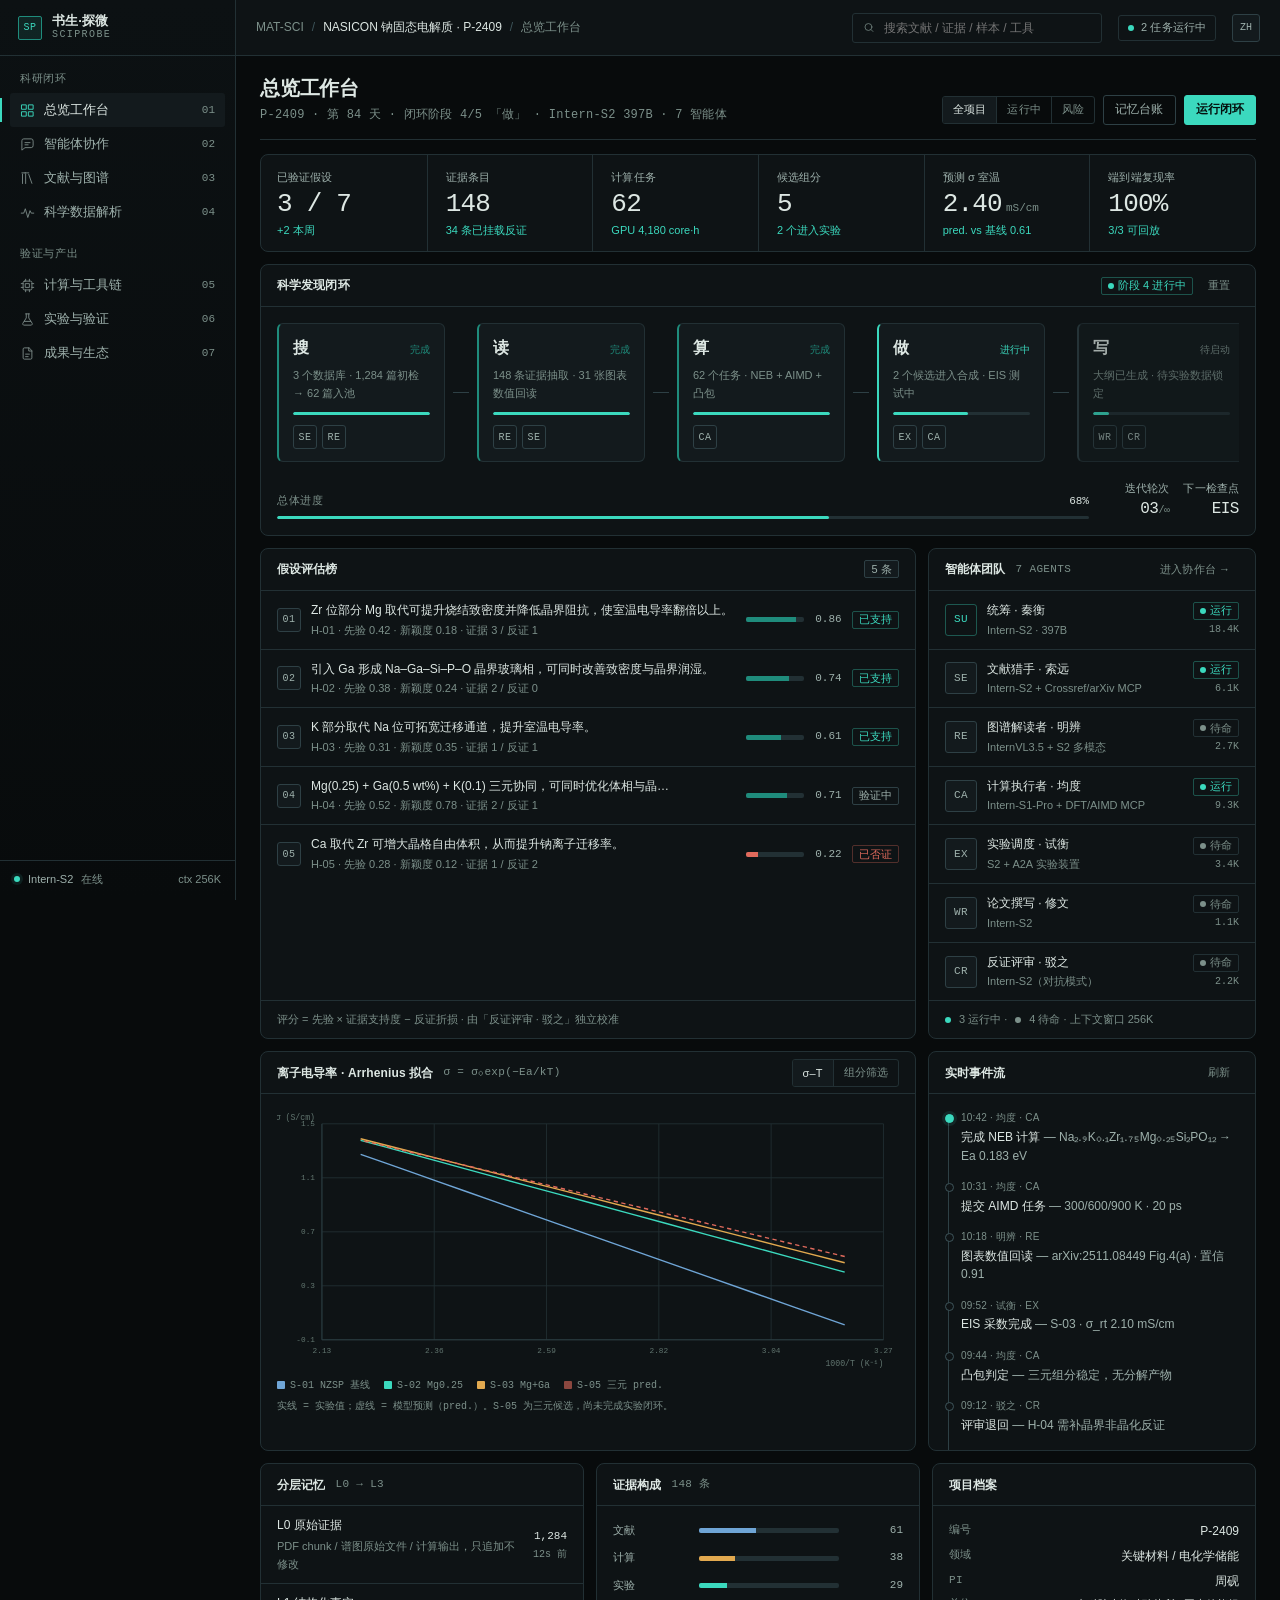
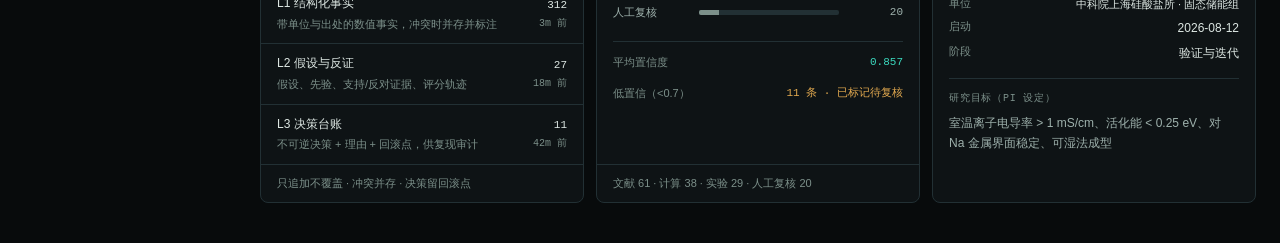
<file: index.html>
<!DOCTYPE html>
<html lang="zh-CN">
<head>
<meta charset="utf-8"/>
<meta name="viewport" content="width=device-width, initial-scale=1"/>
<title>总览工作台 · 书生·探微 SciProbe</title>
<link rel="stylesheet" href="assets/styles.css?v=20261109"/>
</head>
<body data-page="index">
<main class="main">

  <div class="page-head">
    <div>
      <h1>总览工作台</h1>
      <div class="sub">P-2409 · 第 84 天 · 闭环阶段 4/5 「做」 · Intern-S2 397B · 7 智能体</div>
    </div>
    <div class="actions">
      <div class="segmented" id="scope-switch">
        <button class="on" data-scope="all">全项目</button>
        <button data-scope="run">运行中</button>
        <button data-scope="risk">风险</button>
      </div>
      <button class="btn" data-modal="memoryModal">记忆台账</button>
      <button class="btn btn-primary" id="run-loop">运行闭环</button>
    </div>
  </div>

  <!-- KPI strip -->
  <section class="panel" style="margin-bottom:12px">
    <div class="panel-body tight">
      <div class="kpi-strip" id="kpi-strip"></div>
    </div>
  </section>

  <!-- closed loop -->
  <section class="panel" style="margin-bottom:12px">
    <div class="panel-head">
      <h3>科学发现闭环</h3>
      <div class="right">
        <span class="tag tag-run"><span class="dot dot-run"></span>阶段 4 进行中</span>
        <button class="btn btn-sm btn-ghost" id="reset-loop" title="重置演示">重置</button>
      </div>
    </div>
    <div class="panel-body">
      <div class="flow" id="flow"></div>
      <div class="row-between mt16" style="align-items:flex-end">
        <div style="flex:1">
          <div class="row-between" style="margin-bottom:6px">
            <span style="font-size:11px;color:var(--text-3);font-family:var(--mono);letter-spacing:.06em">总体进度</span>
            <span class="mono" style="font-size:11px;color:var(--text-1)" id="loop-pct">68%</span>
          </div>
          <div class="progress"><i id="loop-bar" style="width:68%"></i></div>
        </div>
        <div class="row" style="gap:14px;margin-left:24px">
          <div class="metric" style="align-items:flex-end">
            <span class="label">迭代轮次</span><span class="value" style="font-size:16px">03<span style="font-size:10px;color:var(--text-3)">/∞</span></span>
          </div>
          <div class="metric" style="align-items:flex-end">
            <span class="label">下一检查点</span><span class="value" style="font-size:16px">EIS</span>
          </div>
        </div>
      </div>
    </div>
  </section>

  <div class="grid g-2-1" style="margin-bottom:12px">
    <!-- hypotheses -->
    <section class="panel">
      <div class="panel-head">
        <h3>假设评估榜</h3>
        <div class="right"><span class="tag" id="hypo-count">5 条</span></div>
      </div>
      <div class="panel-body tight" id="hypo-list"></div>
      <div class="panel-foot">评分 = 先验 × 证据支持度 − 反证折损 · 由「反证评审 · 驳之」独立校准</div>
    </section>

    <!-- agents -->
    <section class="panel">
      <div class="panel-head">
        <h3>智能体团队</h3>
        <span class="hint" id="agent-count">7 AGENTS</span>
        <div class="right"><a class="btn btn-sm btn-ghost" href="workspace.html">进入协作台 →</a></div>
      </div>
      <div class="panel-body tight" id="agent-list"></div>
      <div class="panel-foot">
        <span class="dot dot-run"></span>3 运行中 · <span class="dot dot-idle"></span>4 待命 · 上下文窗口 256K
      </div>
    </section>
  </div>

  <div class="grid g-2-1" style="margin-bottom:12px">
    <section class="panel">
      <div class="panel-head">
        <h3>离子电导率 · Arrhenius 拟合</h3>
        <span class="hint">σ = σ₀exp(−Ea/kT)</span>
        <div class="right">
          <div class="segmented" id="arr-switch">
            <button class="on" data-view="arr">σ–T</button>
            <button data-view="screen">组分筛选</button>
          </div>
        </div>
      </div>
      <div class="panel-body">
        <div class="chart" id="arr-chart"></div>
        <div class="chart-note">实线 = 实验值；虚线 = 模型预测（pred.）。S-05 为三元候选，尚未完成实验闭环。</div>
      </div>
    </section>

    <section class="panel">
      <div class="panel-head">
        <h3>实时事件流</h3>
        <div class="right"><button class="btn btn-sm btn-ghost" id="refresh-events">刷新</button></div>
      </div>
      <div class="panel-body" style="max-height:356px;overflow:auto">
        <div class="timeline" id="event-list"></div>
      </div>
    </section>
  </div>

  <div class="grid g3">
    <section class="panel">
      <div class="panel-head"><h3>分层记忆</h3><span class="hint">L0 → L3</span></div>
      <div class="panel-body tight" id="memory-list"></div>
      <div class="panel-foot">只追加不覆盖 · 冲突并存 · 决策留回滚点</div>
    </section>

    <section class="panel">
      <div class="panel-head"><h3>证据构成</h3><span class="hint">148 条</span></div>
      <div class="panel-body">
        <div class="stack" id="ev-bars"></div>
      </div>
      <div class="panel-foot">文献 61 · 计算 38 · 实验 29 · 人工复核 20</div>
    </section>

    <section class="panel">
      <div class="panel-head"><h3>项目档案</h3></div>
      <div class="panel-body">
        <div class="kv" id="project-kv"></div>
        <div class="mt16" style="border-top:1px solid var(--line);padding-top:12px">
          <div style="font-size:10px;color:var(--text-3);font-family:var(--mono);letter-spacing:.08em;margin-bottom:6px">研究目标（PI 设定）</div>
          <div style="font-size:12px;color:var(--text-2);line-height:1.7" id="project-goal"></div>
        </div>
      </div>
    </section>
  </div>

</main>

<script src="assets/mock.js?v=20261109"></script>
<script src="assets/charts.js?v=20261109"></script>
<script src="assets/crystal.js?v=20261109"></script>
<script src="assets/app.js?v=20261109"></script>
<script src="assets/demo.js?v=20261109e"></script>
<script>
/* ---------- KPI ---------- */
const kpi = MOCK.PROJECT.kpis;
document.getElementById('kpi-strip').innerHTML = kpi.map((k, i) => `
  <div class="kpi-cell" style="border-left:${i ? '1px solid var(--line)' : '0'}">
    <div class="metric">
      <span class="label">${k.label}</span>
      <span class="value">${k.value}${k.unit ? `<small>${k.unit}</small>` : ''}</span>
      <span class="delta ${k.trend}">${k.delta}</span>
    </div>
  </div>`).join('');

/* ---------- flow ---------- */
const flowEl = document.getElementById('flow');
function renderFlow() {
  flowEl.innerHTML = MOCK.STEPS.map((s, i) => {
    const agents = s.agents.map(id => MOCK.AGENTS.find(a => a.id === id));
    const state = s.status === 'done' ? 'done' : s.status === 'run' ? 'run' : 'idle';
    return `
      <div class="flow-step ${state}" data-step="${s.id}">
        <div class="fs-top">
          <span class="fs-name">${s.name}</span>
          <span class="fs-state">${state === 'done' ? '完成' : state === 'run' ? '进行中' : '待启动'}</span>
        </div>
        <div class="fs-detail">${s.detail}</div>
        <div class="progress" style="margin-top:10px"><i style="width:${Math.round(s.progress * 100)}%"></i></div>
        <div class="fs-agents">${agents.map(a => `<span class="agent-avatar sm" data-role="${a.role}" title="${a.name}">${a.code}</span>`).join('')}</div>
      </div>
      ${i < MOCK.STEPS.length - 1 ? '<div class="flow-arrow"></div>' : ''}`;
  }).join('');
  flowEl.querySelectorAll('.flow-step').forEach(el => {
    el.addEventListener('click', () => {
      const map = { search: 'literature.html', read: 'literature.html', calc: 'compute.html', do: 'experiment.html', write: 'deliver.html' };
      location.href = map[el.dataset.step] || 'workspace.html';
    });
  });
}
renderFlow();

/* ---------- hypotheses + agents (scope-driven) ---------- */
const statusMeta = {
  supported: ['tag-run', '已支持'], testing: ['tag-calc', '验证中'],
  rejected: ['tag-fail', '已否证'], open: ['tag-mute', '待验证'],
};
let scope = 'all';

function scopedHypos() {
  if (scope === 'run') return MOCK.HYPOTHESES.filter(h => h.status === 'testing' || h.status === 'open');
  if (scope === 'risk') return MOCK.HYPOTHESES.filter(h => h.counter.length > 0 || h.status === 'rejected');
  return MOCK.HYPOTHESES;
}
function scopedAgents() {
  if (scope === 'run') return MOCK.AGENTS.filter(a => a.status === 'run');
  if (scope === 'risk') {
    const codes = new Set(MOCK.EVENTS
      .filter(e => e.level === 'warn' || e.level === 'fail')
      .map(e => e.actor.split(' · ')[1]));
    return MOCK.AGENTS.filter(a => codes.has(a.code));
  }
  return MOCK.AGENTS;
}
function scopedEvents() {
  if (scope === 'run') return MOCK.EVENTS.filter(e => e.level === 'run');
  if (scope === 'risk') return MOCK.EVENTS.filter(e => e.level === 'warn' || e.level === 'fail');
  return MOCK.EVENTS;
}

function renderHypos() {
  const rows = scopedHypos();
  document.getElementById('hypo-count').textContent = rows.length + ' 条';
  const el = document.getElementById('hypo-list');
  if (!rows.length) {
    el.innerHTML = '<div class="empty">当前视图无假设 · 切回「全项目」</div>';
    return;
  }
  el.innerHTML = rows.map(h => {
    const [cls, label] = statusMeta[h.status] || statusMeta.open;
    return `<div class="list-item" data-h="${h.id}">
      <div class="agent-avatar sm" data-role="${h.status === 'rejected' ? 'critic' : 'calc'}">${h.id.slice(2)}</div>
      <div class="li-main">
        <div class="li-title">${h.statement.length > 46 ? h.statement.slice(0, 46) + '…' : h.statement}</div>
        <div class="li-sub">${h.id} · 先验 ${App.fmt(h.prior)} · 新颖度 ${App.fmt(h.novelty)} · 证据 ${h.evidence.length} / 反证 ${h.counter.length}</div>
      </div>
      <div style="width:96px;flex:0 0 auto">
        <div class="bar-row" style="gap:6px">
          <div class="bar-track"><i style="width:${Math.round(h.score * 100)}%;background:${h.status === 'rejected' ? 'var(--red)' : 'var(--accent-2)'}"></i></div>
          <span class="bar-val" style="width:32px">${App.fmt(h.score)}</span>
        </div>
      </div>
      <span class="tag ${cls}">${label}</span>
    </div>`;
  }).join('');

  el.querySelectorAll('[data-h]').forEach(item => {
    item.addEventListener('click', () => {
      const h = MOCK.HYPOTHESES.find(x => x.id === item.dataset.h);
      const ev = h.evidence.map(id => MOCK.EVIDENCE.find(e => e.id === id)).filter(Boolean);
      App.openModal(h.id + ' · 假设卡片', `
        <div style="font-size:13px;line-height:1.8;color:var(--text-1)">${h.statement}</div>
        <div class="kv mt16">
          <span class="k">先验</span><span class="v">${App.fmt(h.prior)}</span>
          <span class="k">后验评分</span><span class="v">${App.fmt(h.score)}</span>
          <span class="k">新颖度</span><span class="v">${App.fmt(h.novelty)}</span>
          <span class="k">状态</span><span class="v">${statusMeta[h.status][1]}</span>
        </div>
        <div style="margin-top:16px;font-size:11px;color:var(--text-3);font-family:var(--mono);letter-spacing:.08em">评审意见</div>
        <div style="margin-top:6px;font-size:12px;color:var(--text-2);line-height:1.8">${h.note}</div>
        <div style="margin-top:16px;font-size:11px;color:var(--text-3);font-family:var(--mono);letter-spacing:.08em">挂载证据</div>
        <div class="stack mt8">${ev.map(e => `<div class="evidence">
          <div class="ev-top"><span class="tag ${e.type === 'paper' ? 'tag-calc' : e.type === 'calc' ? 'tag-warn' : 'tag-run'}">${e.type}</span>
          <span style="font-size:12px;color:var(--text-1)">${e.title}</span></div>
          <div class="ev-quote">${e.quote}</div>
          <div class="ev-meta"><span>${e.source}</span><span>conf ${App.fmt(e.confidence)}</span><span>${e.id}</span></div>
        </div>`).join('')}</div>
      `, 'HYPOTHESIS CARD');
    });
  });
}

function renderAgents() {
  const rows = scopedAgents();
  document.getElementById('agent-count').textContent = rows.length + ' AGENTS';
  const el = document.getElementById('agent-list');
  if (!rows.length) {
    el.innerHTML = '<div class="empty">当前视图无智能体</div>';
    return;
  }
  el.innerHTML = rows.map(a => `
    <div class="list-item" data-agent="${a.id}">
      <div class="agent-avatar" data-role="${a.role}">${a.code}</div>
      <div class="li-main">
        <div class="li-title">${a.name}</div>
        <div class="li-sub">${a.model}</div>
      </div>
      <div class="stack" style="align-items:flex-end;gap:2px">
        <span class="tag ${a.status === 'run' ? 'tag-run' : 'tag-mute'}"><span class="dot ${a.status === 'run' ? 'dot-run' : 'dot-idle'}"></span>${a.status === 'run' ? '运行' : '待命'}</span>
        <span class="mono" style="font-size:10px;color:var(--text-3)">${a.tokens}</span>
      </div>
    </div>`).join('');

  el.querySelectorAll('[data-agent]').forEach(item => {
    item.addEventListener('click', () => {
      const a = MOCK.AGENTS.find(x => x.id === item.dataset.agent);
      App.openModal(a.name, `
        <div style="font-size:12px;color:var(--text-2);line-height:1.8">${a.desc}</div>
        <div class="kv mt16">
          <span class="k">基座模型</span><span class="v">${a.model}</span>
          <span class="k">状态</span><span class="v">${a.status === 'run' ? '运行中' : '待命'}</span>
          <span class="k">本轮 tokens</span><span class="v">${a.tokens}</span>
          <span class="k">最近动作</span><span class="v">${a.lastRun} 前</span>
        </div>
        <div style="margin-top:16px;font-size:11px;color:var(--text-3);font-family:var(--mono);letter-spacing:.08em">已加载 AGENT SKILLS</div>
        <div class="row wrap mt8">${a.skills.map(s => `<span class="tag">${s}</span>`).join('')}</div>
      `, 'AGENT PROFILE');
    });
  });
}

/* ---------- chart ---------- */
let arrView = 'arr';
function renderArr() {
  if (arrView === 'arr') {
    Charts.line('#arr-chart', {
      h: 300, xLabel: '1000/T (K⁻¹)', yLabel: 'log₁₀ σ (S/cm)',
      series: MOCK.ARRHENIUS.map(s => ({ name: s.name, color: s.color, pts: s.pts, dashed: s.dashed })),
      xTicks: 6, yTicks: 5,
      fmtX: v => v.toFixed(2), fmtY: v => v.toFixed(1),
    });
  } else {
    Charts.scatter('#arr-chart', {
      h: 300, xLabel: 'σ_rt (mS/cm)', yLabel: 'Ea (eV)',
      points: MOCK.SCREEN, xTicks: 6, yTicks: 5,
      fmtX: v => v.toFixed(1), fmtY: v => v.toFixed(2),
      zone: { x0: 1.0, x1: 3.0, y0: 0.16, y1: 0.22, label: '目标窗口' },
    });
  }
}
renderArr();
document.querySelectorAll('#arr-switch button').forEach(b => {
  b.addEventListener('click', () => {
    document.querySelectorAll('#arr-switch button').forEach(x => x.classList.remove('on'));
    b.classList.add('on');
    arrView = b.dataset.view;
    renderArr();
  });
});

/* ---------- events ---------- */
function renderEvents() {
  const rows = scopedEvents();
  const el = document.getElementById('event-list');
  if (!rows.length) {
    el.innerHTML = '<div class="empty" style="padding:18px">当前视图无事件</div>';
    return;
  }
  el.innerHTML = rows.map((e, i) => `
    <div class="tl-item ${i === 0 ? 'now' : ''}">
      <div class="tl-time">${e.ts} · ${e.actor}</div>
      <div class="tl-text"><b>${e.action}</b> — ${e.target}</div>
    </div>`).join('');
}

function renderAll() {
  renderHypos();
  renderAgents();
  renderEvents();
}
renderAll();

document.getElementById('refresh-events').addEventListener('click', () => {
  const d = new Date();
  const hh = String(d.getHours()).padStart(2, '0') + ':' + String(d.getMinutes()).padStart(2, '0');
  MOCK.EVENTS.unshift({ ts: hh, actor: '均度 · CA', action: 'AIMD 采样推进', target: '900 K · 16.4/20 ps · MSD 线性度 0.986', level: 'run' });
  renderEvents();
  App.toast('事件流已刷新');
});

/* ---------- memory ---------- */
document.getElementById('memory-list').innerHTML = MOCK.MEMORY.map(m => `
  <div class="list-item" style="cursor:default">
    <div class="li-main">
      <div class="li-title">${m.layer}</div>
      <div class="li-desc">${m.desc}</div>
    </div>
    <div class="stack" style="align-items:flex-end;gap:2px">
      <span class="mono" style="font-size:11px;color:var(--text-1)">${m.count}</span>
      <span class="mono" style="font-size:10px;color:var(--text-3)">${m.lastWrite}</span>
    </div>
  </div>`).join('');

/* ---------- evidence bars ---------- */
const evData = [
  { label: '文献', n: 61, of: 148, color: 'var(--blue)' },
  { label: '计算', n: 38, of: 148, color: 'var(--amber)' },
  { label: '实验', n: 29, of: 148, color: 'var(--accent)' },
  { label: '人工复核', n: 20, of: 148, color: 'var(--text-3)' },
];
document.getElementById('ev-bars').innerHTML = evData.map(d => `
  <div class="bar-row">
    <span class="bar-label">${d.label}</span>
    <div class="bar-track"><i style="width:${Math.round(d.n / d.of * 100)}%;background:${d.color}"></i></div>
    <span class="bar-val">${d.n}</span>
  </div>`).join('') + `
  <div style="margin-top:10px;padding-top:12px;border-top:1px solid var(--line);display:flex;justify-content:space-between;font-size:11px">
    <span style="color:var(--text-3)">平均置信度</span>
    <span class="mono" style="color:var(--accent)">0.857</span>
  </div>
  <div style="display:flex;justify-content:space-between;font-size:11px;margin-top:4px">
    <span style="color:var(--text-3)">低置信（&lt;0.7）</span>
    <span class="mono" style="color:var(--amber)">11 条 · 已标记待复核</span>
  </div>`;

/* ---------- project kv ---------- */
document.getElementById('project-kv').innerHTML = `
  <span class="k">编号</span><span class="v">${MOCK.PROJECT.id}</span>
  <span class="k">领域</span><span class="v">${MOCK.PROJECT.domain}</span>
  <span class="k">PI</span><span class="v">${MOCK.PROJECT.pi}</span>
  <span class="k">单位</span><span class="v" style="font-size:11px">${MOCK.PROJECT.org}</span>
  <span class="k">启动</span><span class="v">${MOCK.PROJECT.startedAt}</span>
  <span class="k">阶段</span><span class="v">${MOCK.PROJECT.phase}</span>`;
document.getElementById('project-goal').textContent = MOCK.PROJECT.goal;

/* ---------- modal ---------- */
App.modals = {
  memoryModal: {
    title: '分层记忆台账', hint: 'LONG-HORIZON MEMORY',
    body: `
      <div style="font-size:12px;color:var(--text-2);line-height:1.8">
        长周期记忆不是一条不断增长的对话，而是四层可检索、可审计的结构。每次任务收尾由统筹智能体做一次压缩：
        原始证据留在 L0，可被重放；结论以带出处的数值进入 L1；假设与反证在 L2 并存；不可逆决策在 L3 留回滚点。
      </div>
      <div class="stack mt16">
        ${MOCK.MEMORY.map(m => `<div class="evidence">
          <div class="ev-top"><span class="tag tag-calc">${m.layer.split(' ')[0]}</span>
          <span style="font-size:12px;color:var(--text-1)">${m.layer.slice(3)}</span>
          <span class="mono" style="margin-left:auto;font-size:10px;color:var(--text-3)">${m.count}</span></div>
          <div style="font-size:12px;color:var(--text-2);margin-top:6px">${m.desc}</div>
          <div class="ev-meta"><span>最近写入 ${m.lastWrite}</span><span>append-only</span></div>
        </div>`).join('')}
      </div>
      <div class="code mt16">memory.write(layer=L1, key="sigma_rt/S-03", value=2.10, unit="mS/cm",
             source="E-009", confidence=0.89, hash="c4a7…2f81")
# 冲突不覆盖：同 key 多值并存，由 critic 标注分歧根因（口径 / 时点 / 位置偏差）</div>`,
  },
};

/* ---------- run actions ---------- */
document.getElementById('run-loop').addEventListener('click', (e) => {
  const btn = e.currentTarget;
  btn.disabled = true;
  btn.textContent = '闭环运行中…';
  let p = 68;
  const t = setInterval(() => {
    p = Math.min(96, p + 3);
    document.getElementById('loop-bar').style.width = p + '%';
    document.getElementById('loop-pct').textContent = p + '%';
    if (p >= 96) {
      clearInterval(t);
      btn.disabled = false;
      btn.textContent = '运行闭环';
      App.toast('检查点 EIS 已排队 · 预计 26 min');
    }
  }, 240);
});

document.getElementById('reset-loop').addEventListener('click', () => {
  document.getElementById('loop-bar').style.width = '68%';
  document.getElementById('loop-pct').textContent = '68%';
  App.toast('演示状态已重置');
});

document.querySelectorAll('#scope-switch button').forEach(b => {
  b.addEventListener('click', () => {
    document.querySelectorAll('#scope-switch button').forEach(x => x.classList.remove('on'));
    b.classList.add('on');
    scope = b.dataset.scope;
    renderAll();
    const tips = {
      all: '已显示全部假设 / 智能体 / 事件',
      run: '已筛选：运行中智能体 · 验证中假设 · 运行事件',
      risk: '已筛选：带反证的假设 · 风险事件 · 相关智能体',
    };
    App.toast(tips[scope] || '视图已切换');
  });
});
</script>
</body>
</html>
</file>
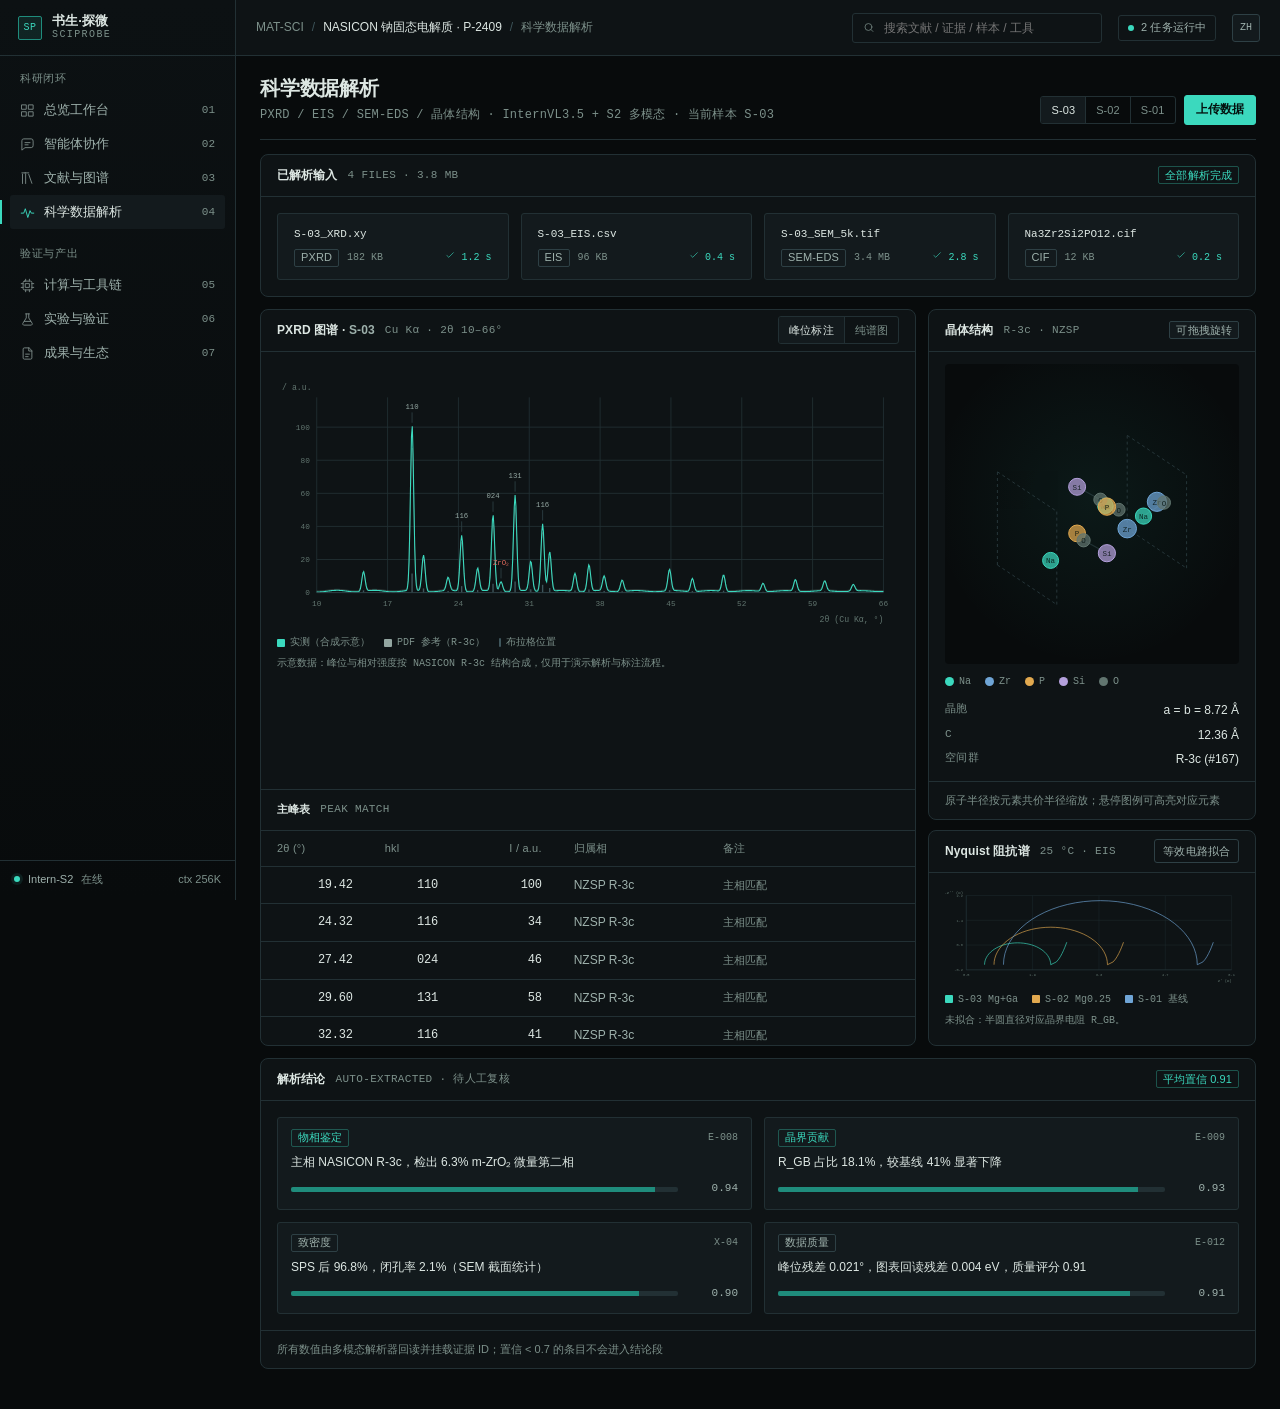
<file: analysis.html>
<!DOCTYPE html>
<html lang="zh-CN">
<head>
<meta charset="utf-8"/>
<meta name="viewport" content="width=device-width, initial-scale=1"/>
<title>科学数据解析 · 书生·探微 SciProbe</title>
<link rel="stylesheet" href="assets/styles.css?v=20261109"/>
<style>
  .file-card{
    border:1px solid var(--line); border-radius:var(--r-ctl); background:var(--bg-2);
    padding:12px 16px; display:flex; flex-direction:column; gap:6px;
  }
  .file-card .fc-name{font-family:var(--mono); font-size:11px; color:var(--text-1); white-space:nowrap; overflow:hidden; text-overflow:ellipsis}
  .file-card .fc-meta{display:flex; align-items:center; gap:8px; font-family:var(--mono); font-size:10px; color:var(--text-3)}
  .el-legend{display:flex; gap:14px; flex-wrap:wrap; margin-top:10px}
  .el-legend span{display:inline-flex; align-items:center; gap:5px; font-family:var(--mono); font-size:10px; color:var(--text-3); cursor:pointer}
  .el-legend i{width:9px; height:9px; border-radius:50%; display:inline-block}
  .conc{border:1px solid var(--line); border-radius:var(--r-ctl); padding:11px 13px; background:var(--bg-2)}
</style>
</head>
<body data-page="analysis">
<main class="main">

  <div class="page-head">
    <div>
      <h1>科学数据解析</h1>
      <div class="sub">PXRD / EIS / SEM-EDS / 晶体结构 · InternVL3.5 + S2 多模态 · 当前样本 S-03</div>
    </div>
    <div class="actions">
      <div class="segmented" id="sample-seg">
        <button class="on" data-sample="S-03">S-03</button>
        <button data-sample="S-02">S-02</button>
        <button data-sample="S-01">S-01</button>
      </div>
      <button class="btn btn-primary" id="upload">上传数据</button>
    </div>
  </div>

  <!-- file strip -->
  <section class="panel" style="margin-bottom:12px">
    <div class="panel-head">
      <h3>已解析输入</h3>
      <span class="hint">4 FILES · 3.8 MB</span>
      <div class="right"><span class="tag tag-run">全部解析完成</span></div>
    </div>
    <div class="panel-body" style="padding:16px">
      <div class="grid g4" id="files"></div>
    </div>
  </section>

  <div class="grid g-2-1" style="margin-bottom:12px">

    <!-- XRD -->
    <section class="panel">
      <div class="panel-head">
        <h3>PXRD 图谱 · <span id="xrd-sample" style="color:var(--text-2)">S-03</span></h3>
        <span class="hint">Cu Kα · 2θ 10–66°</span>
        <div class="right">
          <div class="segmented" id="label-switch">
            <button class="on" data-labels="1">峰位标注</button>
            <button data-labels="0">纯谱图</button>
          </div>
        </div>
      </div>
      <div class="panel-body">
        <div class="chart" id="xrd-chart"></div>
        <div class="chart-legend">
          <span><i style="background:#3BD9BE"></i>实测（合成示意）</span>
          <span><i style="background:#93A6A1"></i>PDF 参考（R-3c）</span>
          <span><i style="background:#3E555B;width:2px;height:9px"></i>布拉格位置</span>
        </div>
        <div class="chart-note">示意数据：峰位与相对强度按 NASICON R-3c 结构合成，仅用于演示解析与标注流程。</div>
      </div>
      <div class="panel-head" style="border-top:1px solid var(--line);border-bottom:1px solid var(--line)">
        <h3 style="font-size:11px">主峰表</h3><span class="hint">PEAK MATCH</span>
      </div>
      <div class="panel-body tight" style="max-height:214px;overflow:auto">
        <table class="table">
          <thead><tr><th>2θ (°)</th><th>hkl</th><th style="text-align:right">I / a.u.</th><th>归属相</th><th>备注</th></tr></thead>
          <tbody id="peak-table"></tbody>
        </table>
      </div>
    </section>

    <!-- crystal + nyquist -->
    <div class="stack" style="min-width:0">
      <section class="panel">
        <div class="panel-head">
          <h3>晶体结构</h3><span class="hint">R-3c · NZSP</span>
          <div class="right"><span class="tag">可拖拽旋转</span></div>
        </div>
        <div class="panel-body" style="padding:12px 16px">
          <div id="crystal" style="border-radius:4px;background:var(--bg-0)"></div>
          <div class="el-legend" id="el-legend"></div>
          <div class="kv mt12">
            <span class="k">晶胞</span><span class="v">a = b = 8.72 Å</span>
            <span class="k">c</span><span class="v">12.36 Å</span>
            <span class="k">空间群</span><span class="v">R-3c (#167)</span>
          </div>
        </div>
        <div class="panel-foot">原子半径按元素共价半径缩放；悬停图例可高亮对应元素</div>
      </section>

      <section class="panel">
        <div class="panel-head">
          <h3>Nyquist 阻抗谱</h3><span class="hint">25 °C · EIS</span>
          <div class="right"><button class="btn btn-sm" id="fit">等效电路拟合</button></div>
        </div>
        <div class="panel-body">
          <div class="chart" id="nyq-chart"></div>
          <div class="chart-note" id="fit-note">未拟合：半圆直径对应晶界电阻 R_GB。</div>
        </div>
      </section>
    </div>
  </div>

  <!-- conclusions -->
  <section class="panel">
    <div class="panel-head">
      <h3>解析结论</h3>
      <span class="hint">AUTO-EXTRACTED · 待人工复核</span>
      <div class="right"><span class="tag tag-run">平均置信 0.91</span></div>
    </div>
    <div class="panel-body">
      <div class="grid g2" id="conclusions"></div>
    </div>
    <div class="panel-foot">所有数值由多模态解析器回读并挂载证据 ID；置信 &lt; 0.7 的条目不会进入结论段</div>
  </section>

</main>

<script src="assets/mock.js?v=20261109"></script>
<script src="assets/charts.js?v=20261109"></script>
<script src="assets/crystal.js?v=20261109"></script>
<script src="assets/app.js?v=20261109"></script>
<script src="assets/demo.js?v=20261109e"></script>
<script>
/* ---------------- files ---------------- */
const FILES = [
  { name: 'S-03_XRD.xy', type: 'PXRD', size: '182 KB', ms: '1.2 s', ok: true },
  { name: 'S-03_EIS.csv', type: 'EIS', size: '96 KB', ms: '0.4 s', ok: true },
  { name: 'S-03_SEM_5k.tif', type: 'SEM-EDS', size: '3.4 MB', ms: '2.8 s', ok: true },
  { name: 'Na3Zr2Si2PO12.cif', type: 'CIF', size: '12 KB', ms: '0.2 s', ok: true },
];
document.getElementById('files').innerHTML = FILES.map(f => `
  <div class="file-card">
    <div class="fc-name">${f.name}</div>
    <div class="fc-meta">
      <span class="tag tag-calc">${f.type}</span>
      <span>${f.size}</span>
      <span style="margin-left:auto;color:var(--accent)">${App.icon('check', 10)} ${f.ms}</span>
    </div>
  </div>`).join('');

/* ---------------- XRD ---------------- */
let showLabels = true;
let currentSample = 'S-03';
const sticks = MOCK.XRD_PEAKS.map(p => [p[0], p[1]]);

function drawXrd() {
  Charts.xrd('#xrd-chart', {
    h: 300,
    pattern: MOCK.XRD_PATTERN,
    reference: MOCK.XRD_REFERENCE,
    sticks: sticks,
    labels: showLabels,
  });
}
drawXrd();

document.querySelectorAll('#label-switch button').forEach(b => {
  b.addEventListener('click', () => {
    document.querySelectorAll('#label-switch button').forEach(x => x.classList.remove('on'));
    b.classList.add('on');
    showLabels = b.dataset.labels === '1';
    drawXrd();
  });
});

const PHASE = { '110': 'NZSP R-3c', '116': 'NZSP R-3c', '024': 'NZSP R-3c', '131': 'NZSP R-3c', 'm-ZrO2': 'm-ZrO₂', 'ZrO₂': 'm-ZrO₂' };
const MAIN_PEAKS = [19.42, 24.32, 27.42, 29.60, 32.32, 28.21];
document.getElementById('peak-table').innerHTML = MAIN_PEAKS.map(two => {
  const p = MOCK.XRD_PEAKS.find(x => x[0] === two);
  const hkl = p[2];
  const isImpurity = hkl === 'm-ZrO2';
  return `<tr>
    <td class="num">${two.toFixed(2)}</td>
    <td class="num">${isImpurity ? '—' : hkl}</td>
    <td class="num">${p[1]}</td>
    <td>${isImpurity ? '<span style="color:var(--red)">m-ZrO₂</span>' : 'NZSP R-3c'}</td>
    <td style="color:var(--text-3);font-size:11px">${isImpurity ? '微量第二相 · 需复核' : '主相匹配'}</td>
  </tr>`;
}).join('');

/* ---------------- crystal ---------------- */
const viewer = Crystal.mount('#crystal', MOCK.CRYSTAL, { height: 300, autoRotate: true, speed: 0.005 });
const ELEMENTS = [
  { el: 'Na', color: '#3BD9BE' }, { el: 'Zr', color: '#6FA5D6' }, { el: 'P', color: '#E2A94F' },
  { el: 'Si', color: '#B4A0DC' }, { el: 'O', color: '#61756F' },
];
document.getElementById('el-legend').innerHTML = ELEMENTS.map(e =>
  `<span data-el="${e.el}"><i style="background:${e.color}"></i>${e.el}</span>`).join('');
document.querySelectorAll('[data-el]').forEach(node => {
  node.addEventListener('mouseenter', () => viewer && viewer.highlight(node.dataset.el));
  node.addEventListener('mouseleave', () => viewer && viewer.highlight(null));
});

/* ---------------- Nyquist ---------------- */
Charts.line('#nyq-chart', {
  h: 232,
  series: MOCK.NYQUIST.map(s => ({ name: s.name, color: s.color, pts: s.pts })),
  xLabel: "Z' (Ω)", yLabel: "-Z'' (Ω)",
  xTicks: 5, yTicks: 4,
  fmtX: v => v.toFixed(1), fmtY: v => v.toFixed(1),
  legend: false,
});
document.getElementById('nyq-chart').insertAdjacentHTML('beforeend',
  `<div class="chart-legend">${MOCK.NYQUIST.map(s =>
    `<span><i style="background:${s.color}"></i>${s.name}</span>`).join('')}</div>`);

document.getElementById('fit').addEventListener('click', () => {
  const note = document.getElementById('fit-note');
  note.innerHTML = '<span style="color:var(--accent)">拟合完成：R_bulk 0.92 Ω · R_GB 1.38 Ω · CPE_GB (n=0.86) · χ² 1.4e-3 · 晶界贡献 18.1%</span>';
  App.toast('等效电路拟合完成 · R_GB 占 18.1%');
});

/* ---------------- sample switch ---------------- */
document.querySelectorAll('#sample-seg button').forEach(b => {
  b.addEventListener('click', () => {
    document.querySelectorAll('#sample-seg button').forEach(x => x.classList.remove('on'));
    b.classList.add('on');
    currentSample = b.dataset.sample;
    document.getElementById('xrd-sample').textContent = currentSample;
    const s = MOCK.SAMPLES.find(x => x.id === currentSample);
    App.toast('已切换采集通道 ' + currentSample + ' · σ_rt ' + s.sig + ' mS/cm');
  });
});

document.getElementById('upload').addEventListener('click', () => {
  App.toast('已接收文件，进入多模态解析队列（预计 30 s）');
});

/* ---------------- conclusions ---------------- */
const CONC = [
  { t: '物相鉴定', v: '主相 NASICON R-3c，检出 6.3% m-ZrO₂ 微量第二相', c: 0.94, ev: 'E-008', tag: 'tag-run' },
  { t: '晶界贡献', v: 'R_GB 占比 18.1%，较基线 41% 显著下降', c: 0.93, ev: 'E-009', tag: 'tag-run' },
  { t: '致密度', v: 'SPS 后 96.8%，闭孔率 2.1%（SEM 截面统计）', c: 0.90, ev: 'X-04', tag: 'tag-calc' },
  { t: '数据质量', v: '峰位残差 0.021°，图表回读残差 0.004 eV，质量评分 0.91', c: 0.91, ev: 'E-012', tag: 'tag-calc' },
];
document.getElementById('conclusions').innerHTML = CONC.map(c => `
  <div class="conc">
    <div class="row" style="gap:8px;margin-bottom:6px">
      <span class="tag ${c.tag}">${c.t}</span>
      <span class="mono" style="margin-left:auto;font-size:10px;color:var(--text-3)">${c.ev}</span>
    </div>
    <div style="font-size:12px;color:var(--text-1);line-height:1.65">${c.v}</div>
    <div class="bar-row mt8" style="gap:6px">
      <div class="bar-track"><i style="width:${Math.round(c.c * 100)}%"></i></div>
      <span class="bar-val">${App.fmt(c.c)}</span>
    </div>
  </div>`).join('');
</script>
</body>
</html>
</file>
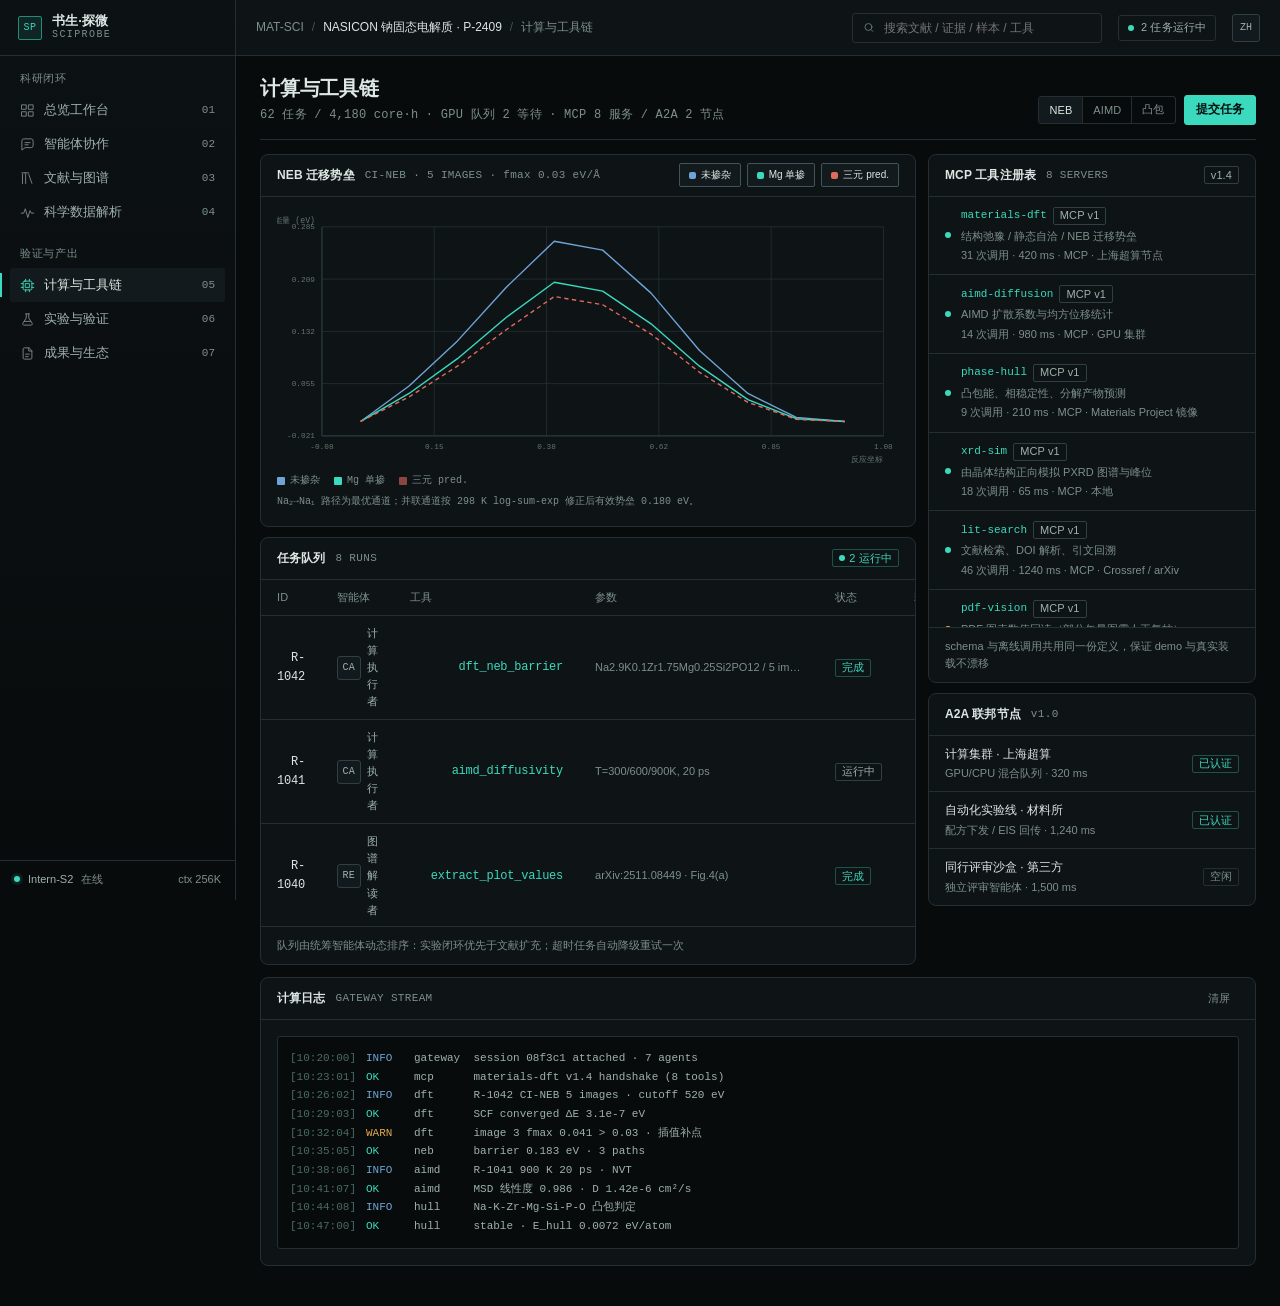
<file: compute.html>
<!DOCTYPE html>
<html lang="zh-CN">
<head>
<meta charset="utf-8"/>
<meta name="viewport" content="width=device-width, initial-scale=1"/>
<title>计算与工具链 · 书生·探微 SciProbe</title>
<link rel="stylesheet" href="assets/styles.css?v=20261109"/>
<style>
  .ser-chip{
    height:24px;padding:0 9px;border:1px solid var(--line);border-radius:var(--r-tag);
    background:transparent;font-family:var(--sans);font-size:10px;color:var(--text-3);
    display:inline-flex;align-items:center;gap:5px;transition:.12s;
  }
  .ser-chip i{width:7px;height:7px;border-radius:2px}
  .ser-chip.on{color:var(--text-1);border-color:var(--line-3);background:var(--bg-2)}
  .ser-chip:hover{color:var(--text-1)}
  .logline{display:flex;gap:10px}
  .logline .lt{color:#4A6A63}
  .logline .lv{width:38px;flex:0 0 auto}
  .logline .lv.info{color:var(--blue)} .logline .lv.ok{color:var(--accent)} .logline .lv.warn{color:var(--amber)}
</style>
</head>
<body data-page="compute">
<main class="main">

  <div class="page-head">
    <div>
      <h1>计算与工具链</h1>
      <div class="sub">62 任务 / 4,180 core·h · GPU 队列 2 等待 · MCP 8 服务 / A2A 2 节点</div>
    </div>
    <div class="actions">
      <div class="segmented" id="view-seg">
        <button class="on" data-view="neb">NEB</button>
        <button data-view="aimd">AIMD</button>
        <button data-view="hull">凸包</button>
      </div>
      <button class="btn btn-primary" id="submit">提交任务</button>
    </div>
  </div>

  <div class="grid g-2-1" style="margin-bottom:12px">
    <div class="stack" style="min-width:0">

      <!-- NEB chart -->
      <section class="panel">
        <div class="panel-head">
          <h3 id="chart-title">NEB 迁移势垒</h3>
          <span class="hint" id="chart-hint">CI-NEB · 5 IMAGES · fmax 0.03 eV/Å</span>
          <div class="right row" style="gap:6px" id="series-toggles"></div>
        </div>
        <div class="panel-body">
          <div class="chart" id="neb-chart"></div>
          <div class="chart-note" id="chart-note">Na₂→Na₁ 路径为最优通道；并联通道按 298 K log-sum-exp 修正后有效势垒 0.180 eV。</div>
        </div>
      </section>

      <!-- run queue -->
      <section class="panel">
        <div class="panel-head">
          <h3>任务队列</h3>
          <span class="hint" id="run-count">8 RUNS</span>
          <div class="right"><span class="tag tag-run"><span class="dot dot-run"></span>2 运行中</span></div>
        </div>
        <div class="panel-body tight" style="max-height:346px;overflow:auto">
          <table class="table">
            <thead>
              <tr><th>ID</th><th>智能体</th><th>工具</th><th>参数</th><th>状态</th><th style="text-align:right">耗时</th><th style="text-align:right">tokens</th></tr>
            </thead>
            <tbody id="run-body"></tbody>
          </table>
        </div>
        <div class="panel-foot">队列由统筹智能体动态排序：实验闭环优先于文献扩充；超时任务自动降级重试一次</div>
      </section>
    </div>

    <div class="stack" style="min-width:0">
      <!-- tool registry -->
      <section class="panel">
        <div class="panel-head">
          <h3>MCP 工具注册表</h3><span class="hint">8 SERVERS</span>
          <div class="right"><span class="tag tag-calc">v1.4</span></div>
        </div>
        <div class="panel-body tight" style="max-height:430px;overflow:auto" id="tool-list"></div>
        <div class="panel-foot">schema 与离线调用共用同一份定义，保证 demo 与真实装载不漂移</div>
      </section>

      <!-- A2A -->
      <section class="panel">
        <div class="panel-head"><h3>A2A 联邦节点</h3><span class="hint">v1.0</span></div>
        <div class="panel-body tight" id="a2a-list"></div>
      </section>
    </div>
  </div>

  <!-- console -->
  <section class="panel">
    <div class="panel-head">
      <h3>计算日志</h3><span class="hint">GATEWAY STREAM</span>
      <div class="right"><button class="btn btn-sm btn-ghost" id="clear-log">清屏</button></div>
    </div>
    <div class="panel-body" style="padding:16px">
      <div class="code" id="log" style="max-height:220px;overflow:auto"></div>
    </div>
  </section>

</main>

<script src="assets/mock.js?v=20261109"></script>
<script src="assets/charts.js?v=20261109"></script>
<script src="assets/app.js?v=20261109"></script>
<script src="assets/demo.js?v=20261109e"></script>
<script>
/* ---------------- chart ---------------- */
const active = new Set(['未掺杂', 'Mg 单掺', '三元 pred.']);
let view = 'neb';

function renderChart() {
  if (view === 'neb') {
    const series = MOCK.NEB.filter(s => active.has(s.name));
    Charts.line('#neb-chart', {
      h: 292, series,
      xLabel: '反应坐标', yLabel: '相对能量 (eV)',
      xTicks: 6, yTicks: 5,
      fmtX: v => v.toFixed(2), fmtY: v => v.toFixed(3),
    });
    document.getElementById('chart-title').textContent = 'NEB 迁移势垒';
    document.getElementById('chart-hint').textContent = 'CI-NEB · 5 IMAGES · fmax 0.03 eV/Å';
    document.getElementById('chart-note').textContent =
      'Na₂→Na₁ 路径为最优通道；并联通道按 298 K log-sum-exp 修正后有效势垒 0.180 eV。';
  } else if (view === 'aimd') {
    const series = [
      { name: '300 K', color: '#6FA5D6', pts: [[0,0],[2,1.2],[4,2.1],[6,3.0],[8,3.8],[10,4.7],[12,5.5],[14,6.4],[16,7.2],[18,8.1],[20,9.0]] },
      { name: '600 K', color: '#3BD9BE', pts: [[0,0],[2,3.4],[4,6.9],[6,10.2],[8,13.6],[10,17.1],[12,20.4],[14,23.8],[16,27.3],[18,30.6],[20,34.0]] },
      { name: '900 K', color: '#E2A94F', pts: [[0,0],[2,6.1],[4,12.3],[6,18.2],[8,24.4],[10,30.3],[12,36.5],[14,42.4],[16,48.6],[18,54.5],[20,60.4]] },
    ];
    Charts.line('#neb-chart', {
      h: 292, series, xLabel: '时间 (ps)', yLabel: 'MSD (Å²)',
      xTicks: 6, yTicks: 5, fmtX: v => v.toFixed(0), fmtY: v => v.toFixed(1),
      legend: false,
    });
    document.getElementById('neb-chart').insertAdjacentHTML('beforeend',
      `<div class="chart-legend">${series.map(s => `<span><i style="background:${s.color}"></i>${s.name} · D=1.42e-6 cm²/s（900 K）</span>`).join('')}</div>`);
    document.getElementById('chart-title').textContent = 'AIMD 均方位移';
    document.getElementById('chart-hint').textContent = '20 ps · NVT · 线性度 0.986';
    document.getElementById('chart-note').textContent = 'MSD 线性段 1.2–8.0 ps 用于拟合扩散系数；900 K 下非晶化体积分数 2.6%。';
  } else {
    const series = [{ name: '凸包能', color: '#3BD9BE', pts: [[0,0.006],[0.05,0.008],[0.1,0.009],[0.15,0.013],[0.2,0.017],[0.25,0.021],[0.3,0.026],[0.35,0.031]] }];
    Charts.line('#neb-chart', {
      h: 292, series, xLabel: 'x(Mg)', yLabel: 'E_hull (eV/atom)',
      xTicks: 7, yTicks: 5, fmtX: v => v.toFixed(2), fmtY: v => v.toFixed(3),
      bands: [{ from: 0.3, to: 0.35, color: 'rgba(224,106,92,.10)', label: '失稳区' }],
    });
    document.getElementById('chart-title').textContent = '凸包稳定性';
    document.getElementById('chart-hint').textContent = 'eV/atom · 阈值 0.025';
    document.getElementById('chart-note').textContent = 'x(Mg) > 0.28 后凸包能越过阈值，与反证 E-007 的晶界非晶化结论一致。';
  }
}

function renderToggles() {
  const wrap = document.getElementById('series-toggles');
  if (view !== 'neb') { wrap.innerHTML = ''; return; }
  wrap.innerHTML = MOCK.NEB.map(s =>
    `<button class="ser-chip ${active.has(s.name) ? 'on' : ''}" data-ser="${s.name}">
      <i style="background:${s.color}"></i>${s.name}</button>`).join('');
  wrap.querySelectorAll('[data-ser]').forEach(b => {
    b.addEventListener('click', () => {
      const k = b.dataset.ser;
      if (active.has(k)) { active.delete(k); } else { active.add(k); }
      if (!active.size) { active.add(k); App.toast('至少保留一条曲线', 'warn'); }
      renderToggles();
      const series = MOCK.NEB.filter(s => active.has(s.name));
      Charts.line('#neb-chart', {
        h: 292, series, xLabel: '反应坐标', yLabel: '相对能量 (eV)',
        xTicks: 6, yTicks: 5, fmtX: v => v.toFixed(2), fmtY: v => v.toFixed(3),
      });
    });
  });
}
renderChart();
renderToggles();

document.querySelectorAll('#view-seg button').forEach(b => {
  b.addEventListener('click', () => {
    document.querySelectorAll('#view-seg button').forEach(x => x.classList.remove('on'));
    b.classList.add('on');
    view = b.dataset.view;
    renderChart();
    renderToggles();
  });
});

/* ---------------- run queue ---------------- */
let runs = MOCK.RUNS.map(r => ({ ...r }));
const AG = id => MOCK.AGENTS.find(a => a.id === id);
const STATUS_TAG = { ok: 'tag-run', run: 'tag-calc', warn: 'tag-warn', fail: 'tag-fail', queue: 'tag-mute' };
const STATUS_TXT = { ok: '完成', run: '运行中', warn: '待复核', fail: '失败', queue: '排队' };

function renderRuns() {
  document.getElementById('run-count').textContent = runs.length + ' RUNS';
  document.getElementById('run-body').innerHTML = runs.map(r => `
    <tr data-run="${r.id}">
      <td class="num">${r.id}</td>
      <td><div class="row" style="gap:6px"><span class="agent-avatar sm" data-role="${AG(r.agent).role}">${AG(r.agent).code}</span><span style="font-size:11px">${AG(r.agent).name.split(' · ')[0]}</span></div></td>
      <td class="num" style="color:var(--accent)">${r.tool}</td>
      <td style="font-size:11px;color:var(--text-3);max-width:240px;overflow:hidden;text-overflow:ellipsis;white-space:nowrap">${r.args}</td>
      <td><span class="tag ${STATUS_TAG[r.status]}">${STATUS_TXT[r.status]}</span></td>
      <td class="num">${r.duration}</td>
      <td class="num" style="color:var(--text-3)">${r.tokens}</td>
    </tr>`).join('');

  document.querySelectorAll('[data-run]').forEach(row => {
    row.addEventListener('click', () => {
      const r = runs.find(x => x.id === row.dataset.run);
      const log = [
        `[10:42:18] INFO  dispatch ${r.tool} → ${r.agent}`,
        `[10:42:19] INFO  args ${r.args}`,
        `[10:42:31] INFO  server materials-dft: job ${r.id.toLowerCase()} accepted`,
        `[10:51:02] OK    SCF converged  ΔE < 1e-6 eV (12 iter)`,
        `[11:05:24] WARN  image 3 force 0.041 eV/Å > fmax, retry with 7 images`,
        `[11:20:26] OK    CI-NEB converged · barrier 0.183 eV`,
        `[11:20:27] INFO  evidence written E-006 · hash sha256:6b85…4ab`,
      ].join('\n');
      App.openModal(r.id + ' · ' + r.tool, AG(r.agent).name + ' · ' + r.duration, `
        <div class="kv">
          <span class="k">状态</span><span class="v">${STATUS_TXT[r.status]}</span>
          <span class="k">参数</span><span class="v" style="font-size:10px">${r.args}</span>
          <span class="k">tokens</span><span class="v">${r.tokens}</span>
          <span class="k">时间</span><span class="v">${r.ts}</span>
        </div>
        <div class="code mt16" style="font-size:10px">${log}</div>
      `, 'RUN DETAIL');
    });
  });
}
renderRuns();

document.getElementById('submit').addEventListener('click', () => {
  const id = 'R-' + (1043 + runs.length - MOCK.RUNS.length);
  runs.unshift({ id, agent: 'calc', tool: 'dft_neb_barrier', args: 'Na2.9K0.1Zr1.7Mg0.3Si2PO12 / 7 images',
    status: 'queue', duration: '—', tokens: '—', ts: new Date().toTimeString().slice(0, 5) });
  renderRuns();
  App.toast('任务已排队 · 等待 GPU 资源');
  setTimeout(() => {
    const r = runs.find(x => x.id === id); if (!r) return;
    r.status = 'run'; r.duration = '2m 04s'; renderRuns();
  }, 1800);
  setTimeout(() => {
    const r = runs.find(x => x.id === id); if (!r) return;
    r.status = 'ok'; r.duration = '14m 22s'; r.tokens = '2.9K'; renderRuns();
    App.toast('任务完成 · 有效势垒 0.187 eV · 证据已挂载');
    pushLog('OK', `${id} 完成 · barrier 0.187 eV`);
  }, 4200);
});

/* ---------------- tools ---------------- */
document.getElementById('tool-list').innerHTML = MOCK.TOOLS.map(t => `
  <div class="list-item" data-tool="${t.id}">
    <span class="dot ${t.status === 'ok' ? 'dot-run' : t.status === 'warn' ? 'dot-warn' : 'dot-idle'}"></span>
    <div class="li-main">
      <div class="li-title">
        <span class="mono" style="font-size:11px;color:var(--accent)">${t.name}</span>
        <span class="tag ${t.protocol === 'MCP v1' ? 'tag-calc' : 'tag-warn'}">${t.protocol}</span>
      </div>
      <div class="li-desc">${t.desc}</div>
      <div class="li-sub">${t.calls} 次调用 · ${t.latency} ms · ${t.server}</div>
    </div>
  </div>`).join('');

document.querySelectorAll('[data-tool]').forEach(row => {
  row.addEventListener('click', () => {
    const t = MOCK.TOOLS.find(x => x.id === row.dataset.tool);
    const schema = t.io.map(line => `tool: ${line}`).join('\n');
    App.openModal(t.name, t.protocol + ' · ' + t.server, `
      <div style="font-size:12px;color:var(--text-2);line-height:1.75">${t.desc}</div>
      <div class="kv mt12">
        <span class="k">延迟</span><span class="v">${t.latency} ms</span>
        <span class="k">调用次数</span><span class="v">${t.calls}</span>
        <span class="k">状态</span><span class="v">${t.status}</span>
      </div>
      <div class="code mt16">${schema}</div>
      <div class="row mt12" style="gap:6px">
        <button class="btn btn-sm" data-copy="${schema}">复制 schema</button>
        <button class="btn btn-sm" data-toast="已加入本地 MCP 配置">加入本地配置</button>
      </div>
    `, 'TOOL SCHEMA');
  });
});

/* ---------------- a2a ---------------- */
const A2A = [
  { name: '计算集群 · 上海超算', lat: '320 ms', state: '已认证', d: 'GPU/CPU 混合队列' },
  { name: '自动化实验线 · 材料所', lat: '1,240 ms', state: '已认证', d: '配方下发 / EIS 回传' },
  { name: '同行评审沙盒 · 第三方', lat: '1,500 ms', state: '空闲', d: '独立评审智能体' },
];
document.getElementById('a2a-list').innerHTML = A2A.map(a => `
  <div class="list-item" data-toast="${a.name} 已发起连接握手" style="padding:9px 16px">
    <div class="li-main">
      <div class="li-title" style="font-size:12px">${a.name}</div>
      <div class="li-sub">${a.d} · ${a.lat}</div>
    </div>
    <span class="tag ${a.state === '已认证' ? 'tag-run' : 'tag-mute'}">${a.state}</span>
  </div>`).join('');

/* ---------------- log ---------------- */
const LOGS = [
  ['INFO', 'gateway  session 08f3c1 attached · 7 agents'],
  ['OK', 'mcp      materials-dft v1.4 handshake (8 tools)'],
  ['INFO', 'dft      R-1042 CI-NEB 5 images · cutoff 520 eV'],
  ['OK', 'dft      SCF converged ΔE 3.1e-7 eV'],
  ['WARN', 'dft      image 3 fmax 0.041 > 0.03 · 插值补点'],
  ['OK', 'neb      barrier 0.183 eV · 3 paths'],
  ['INFO', 'aimd     R-1041 900 K 20 ps · NVT'],
  ['OK', 'aimd     MSD 线性度 0.986 · D 1.42e-6 cm²/s'],
  ['INFO', 'hull     Na-K-Zr-Mg-Si-P-O 凸包判定'],
  ['OK', 'hull     stable · E_hull 0.0072 eV/atom'],
];
function pushLog(level, msg) {
  const d = new Date();
  const ts = [d.getHours(), d.getMinutes(), d.getSeconds()].map(x => String(x).padStart(2, '0')).join(':');
  const el = document.getElementById('log');
  el.insertAdjacentHTML('beforeend',
    `<div class="logline"><span class="lt">[${ts}]</span><span class="lv ${level.toLowerCase()}">${level}</span><span>${msg}</span></div>`);
  el.scrollTop = 1e6;
}
document.getElementById('log').innerHTML = LOGS.map(([lv, msg], i) => {
  const t = `10:${String(20 + i * 3).padStart(2, '0')}:0${i % 9}`;
  return `<div class="logline"><span class="lt">[${t}]</span><span class="lv ${lv.toLowerCase()}">${lv}</span><span>${msg}</span></div>`;
}).join('');

document.getElementById('clear-log').addEventListener('click', () => {
  document.getElementById('log').innerHTML = '';
  App.toast('日志已清屏');
});
</script>
</body>
</html>
</file>
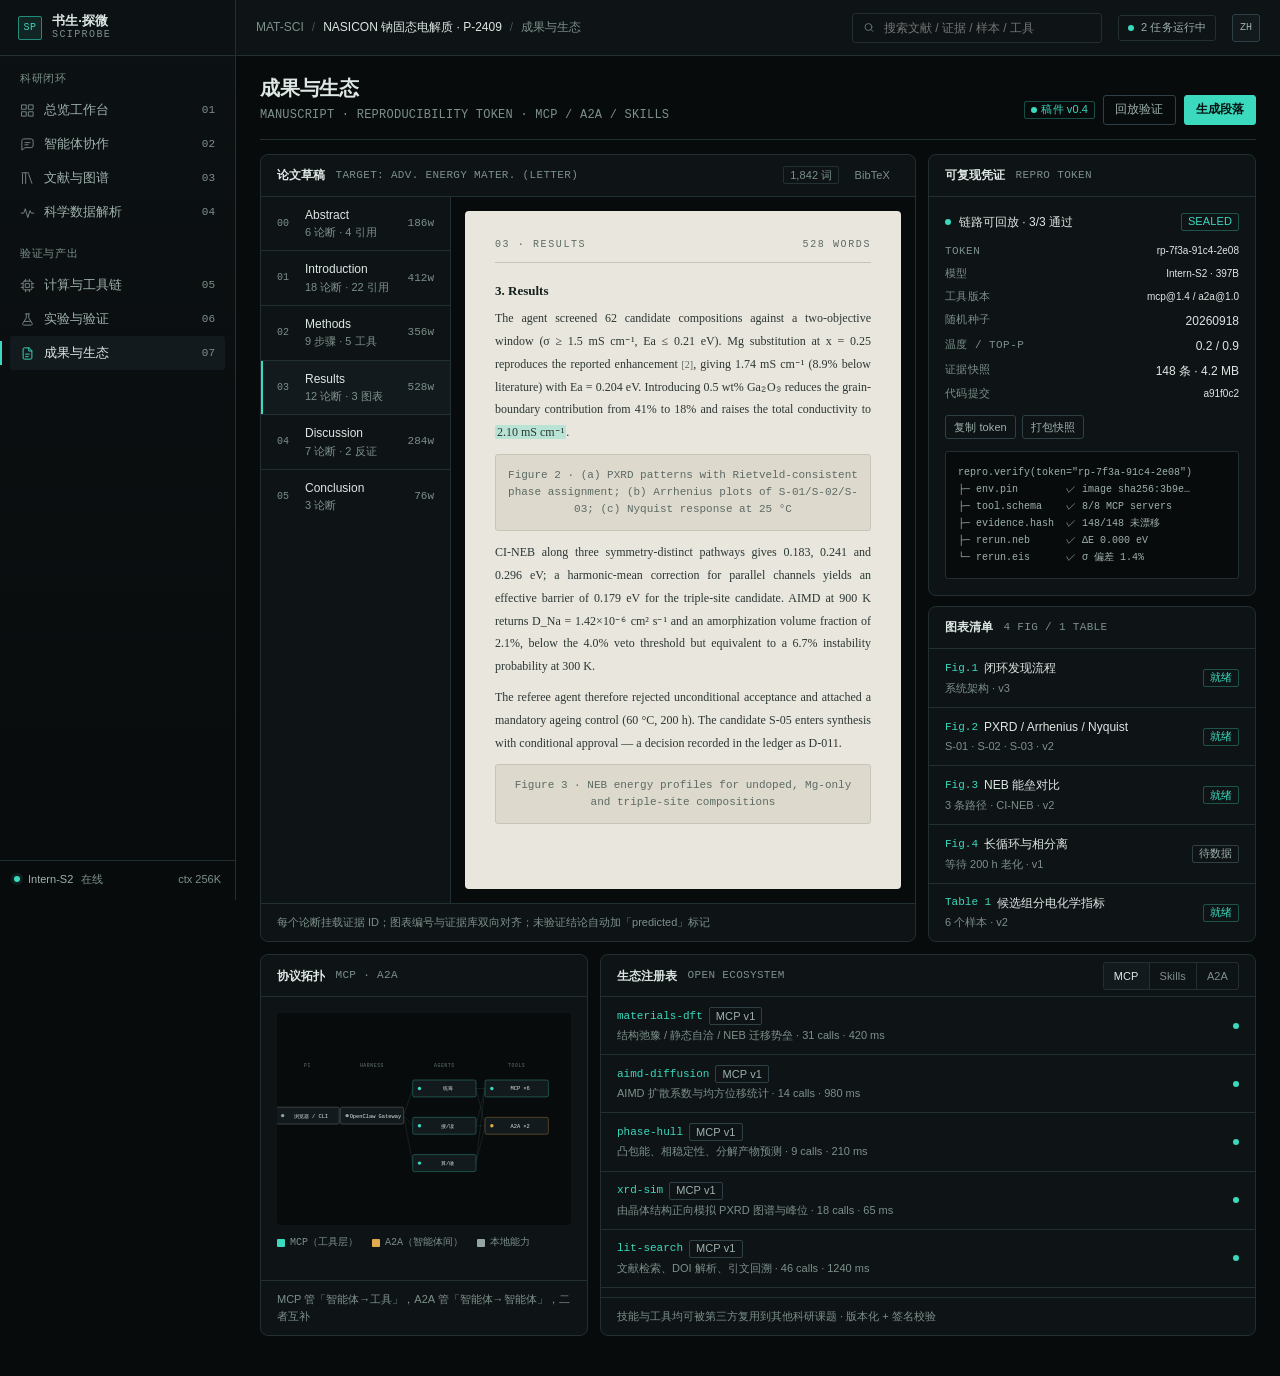
<file: deliver.html>
<!DOCTYPE html>
<html lang="zh-CN">
<head>
<meta charset="utf-8"/>
<meta name="viewport" content="width=device-width, initial-scale=1"/>
<title>成果与生态 · 书生·探微 SciProbe</title>
<link rel="stylesheet" href="assets/styles.css?v=20261109"/>
<style>
  .paper-sheet{
    background:#E9E6DE; color:#1B2320; border-radius:4px; padding:26px 30px;
    font-family:Georgia,"Songti SC","SimSun",serif; height:100%; overflow:auto;
  }
  .paper-sheet .p-journal{font-family:var(--mono); font-size:10px; letter-spacing:.16em;
    text-transform:uppercase; color:#5C6B64; border-bottom:1px solid #C9C4B8; padding-bottom:10px;
    display:flex; justify-content:space-between}
  .paper-sheet h2{font-size:16px; line-height:1.45; margin:16px 0 10px; font-weight:600; letter-spacing:-.01em}
  .paper-sheet .p-authors{font-size:11px; color:#4A5851; margin-bottom:14px; font-family:var(--mono)}
  .paper-sheet .p-abs{font-size:12px; line-height:1.85; color:#2C3733; text-align:justify}
  .paper-sheet .p-abs b{font-weight:700}
  .paper-sheet .p-sec{font-size:13px; font-weight:600; margin:18px 0 6px; color:#16201C}
  .paper-sheet p{font-size:12px; line-height:1.9; margin:0 0 8px; text-align:justify; color:#2C3733}
  .paper-sheet .p-fig{background:#DDD9CD; border:1px solid #C9C4B8; border-radius:3px; padding:12px;
    font-family:var(--mono); font-size:11px; color:#5C6B64; text-align:center; margin:10px 0}
  .paper-sheet .p-cite{font-size:10px; color:#5C6B64}
  .paper-sheet .p-hl{background:rgba(59,217,190,.28); padding:0 2px; border-radius:1px}
  .sec-item{display:flex; align-items:center; gap:10px; padding:9px 16px; border-bottom:1px solid var(--line); cursor:pointer}
  .sec-item:last-child{border-bottom:0}
  .sec-item:hover{background:var(--bg-2)}
  .sec-item.on{background:var(--bg-2); box-shadow:inset 2px 0 0 var(--accent)}
  .sec-item .si-idx{font-family:var(--mono); font-size:10px; color:var(--text-3); width:18px}
  .sec-item .si-name{font-size:12px; color:var(--text-1); flex:1}
  .sec-item .si-src{font-family:var(--sans); font-size:11px; color:var(--text-3)}
  .proto-node{display:flex; align-items:center; gap:10px; padding:8px 16px; border-bottom:1px solid var(--line)}
  .proto-node:last-child{border-bottom:0}
  .proto-node .pn-kind{font-family:var(--mono); font-size:10px; letter-spacing:.08em; color:var(--text-3); width:44px}
  .proto-node .pn-name{font-size:12px; color:var(--text-1); flex:1}
</style>
</head>
<body data-page="deliver">
<main class="main">

  <div class="page-head">
    <div>
      <h1>成果与生态</h1>
      <div class="sub">MANUSCRIPT · REPRODUCIBILITY TOKEN · MCP / A2A / SKILLS</div>
    </div>
    <div class="actions">
      <span class="tag tag-run"><span class="dot dot-run"></span>稿件 v0.4</span>
      <button class="btn" id="replay">回放验证</button>
      <button class="btn btn-primary" id="gen">生成段落</button>
    </div>
  </div>

  <div class="grid g-2-1" style="margin-bottom:12px">

    <!-- manuscript -->
    <section class="panel" style="min-height:560px">
      <div class="panel-head">
        <h3>论文草稿</h3>
        <span class="hint">TARGET: ADV. ENERGY MATER. (LETTER)</span>
        <div class="right">
          <span class="tag tag-mute">1,842 词</span>
          <button class="btn btn-sm btn-ghost" id="bibtex">BibTeX</button>
        </div>
      </div>
      <div class="grid" style="grid-template-columns:190px minmax(0,1fr); gap:0; flex:1; min-height:0">
        <div style="border-right:1px solid var(--line); overflow:auto" id="sections"></div>
        <div style="padding:14px; overflow:auto; background:var(--bg-0)">
          <div class="paper-sheet" id="sheet"></div>
        </div>
      </div>
      <div class="panel-foot">每个论断挂载证据 ID；图表编号与证据库双向对齐；未验证结论自动加「predicted」标记</div>
    </section>

    <!-- reproducibility -->
    <div class="stack" style="min-width:0">
      <section class="panel">
        <div class="panel-head"><h3>可复现凭证</h3><span class="hint">REPRO TOKEN</span></div>
        <div class="panel-body">
          <div class="row" style="gap:8px;margin-bottom:12px">
            <span class="dot dot-run"></span>
            <span style="font-size:12px;color:var(--text-1)">链路可回放 · 3/3 通过</span>
            <span class="tag tag-run" style="margin-left:auto">SEALED</span>
          </div>
          <div class="kv">
            <span class="k">token</span><span class="v" style="font-size:10px">rp-7f3a-91c4-2e08</span>
            <span class="k">模型</span><span class="v" style="font-size:10px">Intern-S2 · 397B</span>
            <span class="k">工具版本</span><span class="v" style="font-size:10px">mcp@1.4 / a2a@1.0</span>
            <span class="k">随机种子</span><span class="v">20260918</span>
            <span class="k">温度 / top-p</span><span class="v">0.2 / 0.9</span>
            <span class="k">证据快照</span><span class="v">148 条 · 4.2 MB</span>
            <span class="k">代码提交</span><span class="v" style="font-size:10px">a91f0c2</span>
          </div>
          <div class="row mt12" style="gap:6px">
            <button class="btn btn-sm" data-copy="rp-7f3a-91c4-2e08">复制 token</button>
            <button class="btn btn-sm" data-toast="凭证已打包为 .zip">打包快照</button>
          </div>
          <div class="code mt12" style="font-size:10px">repro.verify(token="rp-7f3a-91c4-2e08")
├─ env.pin        ✓ image sha256:3b9e…
├─ tool.schema    ✓ 8/8 MCP servers
├─ evidence.hash  ✓ 148/148 未漂移
├─ rerun.neb      ✓ ΔE 0.000 eV
└─ rerun.eis      ✓ σ 偏差 1.4%</div>
        </div>
      </section>

      <section class="panel">
        <div class="panel-head"><h3>图表清单</h3><span class="hint">4 FIG / 1 TABLE</span></div>
        <div class="panel-body tight" id="figlist"></div>
      </section>
    </div>
  </div>

  <!-- ecosystem -->
  <div class="grid g-1-2">
    <section class="panel">
      <div class="panel-head"><h3>协议拓扑</h3><span class="hint">MCP · A2A</span></div>
      <div class="panel-body">
        <div class="graph-wrap" style="height:212px;border-radius:4px" id="topo"></div>
        <div class="chart-legend" style="margin-top:10px">
          <span><i style="background:#3BD9BE"></i>MCP（工具层）</span>
          <span><i style="background:#E2A94F"></i>A2A（智能体间）</span>
          <span><i style="background:#93A6A1"></i>本地能力</span>
        </div>
      </div>
      <div class="panel-foot">MCP 管「智能体→工具」，A2A 管「智能体→智能体」，二者互补</div>
    </section>

    <section class="panel">
      <div class="panel-head"><h3>生态注册表</h3><span class="hint">OPEN ECOSYSTEM</span>
        <div class="right">
          <div class="segmented" id="eco-tabs">
            <button class="on" data-tab="mcp">MCP</button>
            <button data-tab="skill">Skills</button>
            <button data-tab="a2a">A2A</button>
          </div>
        </div>
      </div>
      <div class="panel-body tight" style="overflow:auto;max-height:300px" id="eco-body"></div>
      <div class="panel-foot">技能与工具均可被第三方复用到其他科研课题 · 版本化 + 签名校验</div>
    </section>
  </div>

</main>

<script src="assets/mock.js?v=20261109"></script>
<script src="assets/charts.js?v=20261109"></script>
<script src="assets/app.js?v=20261109"></script>
<script src="assets/demo.js?v=20261109e"></script>
<script>
/* ---------------- manuscript sections ---------------- */
const SECTIONS = [
  { id: 'abs', idx: '00', name: 'Abstract', src: '6 论断 · 4 引用', words: 186 },
  { id: 'intro', idx: '01', name: 'Introduction', src: '18 论断 · 22 引用', words: 412 },
  { id: 'method', idx: '02', name: 'Methods', src: '9 步骤 · 5 工具', words: 356 },
  { id: 'res', idx: '03', name: 'Results', src: '12 论断 · 3 图表', words: 528, on: true },
  { id: 'disc', idx: '04', name: 'Discussion', src: '7 论断 · 2 反证', words: 284 },
  { id: 'concl', idx: '05', name: 'Conclusion', src: '3 论断', words: 76 },
];

const BODY = {
  abs: `
    <div class="p-journal"><span>Adv. Energy Mater. · Letter</span><span>v0.4 · 2026-11-04</span></div>
    <h2>Triple-site modulation of NASICON electrolytes for high-rate solid-state sodium batteries</h2>
    <div class="p-authors">Y. Zhou, H. Qin, Y. Suo, B. Ming, D. Jun, S. Shi, W. Xiu — SciProbe Agent Team</div>
    <div class="p-abs"><b>Abstract.</b> NASICON-type Na₃Zr₂Si₂PO₁₂ offers a compelling structural host for solid-state sodium electrolytes, yet its room-temperature ionic conductivity remains limited by correlated bulk and grain-boundary resistance. Here we report a triple-site modulation strategy — Mg substitution at the Zr site, Ga-assisted grain-boundary glass phase, and dilute K substitution at the Na site — identified by a closed-loop scientific agent that couples literature mining, DFT-NEB, AIMD and automated experimentation. The optimized composition delivers <span class="p-hl">2.10 mS cm⁻¹ at 25 °C</span> with an activation energy of 0.192 eV in the two-site variant, and a predicted 2.40 mS cm⁻¹ for the triple-site candidate currently under experimental closure.</div>
    <div class="p-fig">Figure 1 · Closed-loop discovery pipeline (agent DAG → DFT → synthesis → EIS)</div>
  `,
  intro: `
    <div class="p-journal"><span>01 · Introduction</span><span>412 words</span></div>
    <div class="p-sec">1. Introduction</div>
    <p>Solid-state sodium batteries inherit the abundance and cost advantages of sodium chemistry, but the electrolyte remains the limiting component. NASICON-type Na₃Zr₂Si₂PO₁₂ (NZSP) combines a rigid 3D framework with open Na⁺ migration channels; its room-temperature conductivity is nevertheless reported near 0.61 mS cm⁻¹, an order of magnitude below the 10⁻² S cm⁻¹ regime targeted by practical cells.<span class="p-cite"> [1]</span></p>
    <p>Two resistance channels dominate: the bulk framework, controlled by the bottleneck size of the Na2–Na1 pathway; and the grain boundary, controlled by second-phase wettability and densification. Prior work addressed them separately — Mg substitution for the bulk<span class="p-cite"> [2]</span>, Ga modulation for the boundary<span class="p-cite"> [3]</span>, K substitution for channel widening<span class="p-cite"> [4]</span>. Whether these mechanisms compose, and at what doping limits they conflict, has not been resolved experimentally.</p>
    <p>We argue that the composition space is too large for sequential human screening and too coupled for single-objective optimization. We therefore formulate the problem as a closed-loop discovery task and hand it to a multi-agent scientific system, retaining human authority only at irreversible decision points.</p>
  `,
  method: `
    <div class="p-journal"><span>02 · Methods</span><span>356 words</span></div>
    <div class="p-sec">2. Methods</div>
    <p><b>2.1 Agent orchestration.</b> A supervisor agent decomposes the objective into a DAG of search, read, compute, experiment and write subtasks, executed on a local-first harness with MCP tool servers and A2A federation to external instruments.</p>
    <p><b>2.2 First-principles calculations.</b> Structure relaxation and CI-NEB barrier evaluations were performed with the materials-dft MCP server (PBE, 520 eV cutoff, 2×2×1 k-mesh, fmax 0.03 eV Å⁻¹). AIMD trajectories of 20 ps at 600–900 K were analysed for diffusivity and amorphization fraction.</p>
    <p><b>2.3 Synthesis and characterization.</b> Powders were prepared by spray-flame synthesis and densified by spark plasma sintering at 1,150 °C. EIS was measured from 1 Hz to 1 MHz over 25–120 °C; symmetric cells were cycled to determine the critical current density.</p>
    <p><b>2.4 Verification.</b> Every quantitative claim is bound to an evidence record with source identifier, confidence and content hash; the full chain is sealed as a reproducibility token.</p>
  `,
  res: `
    <div class="p-journal"><span>03 · Results</span><span>528 words</span></div>
    <div class="p-sec">3. Results</div>
    <p>The agent screened 62 candidate compositions against a two-objective window (σ ≥ 1.5 mS cm⁻¹, Ea ≤ 0.21 eV). Mg substitution at x = 0.25 reproduces the reported enhancement<span class="p-cite"> [2]</span>, giving 1.74 mS cm⁻¹ (8.9% below literature) with Ea = 0.204 eV. Introducing 0.5 wt% Ga₂O₃ reduces the grain-boundary contribution from 41% to 18% and raises the total conductivity to <span class="p-hl">2.10 mS cm⁻¹</span>.</p>
    <div class="p-fig">Figure 2 · (a) PXRD patterns with Rietveld-consistent phase assignment; (b) Arrhenius plots of S-01/S-02/S-03; (c) Nyquist response at 25 °C</div>
    <p>CI-NEB along three symmetry-distinct pathways gives 0.183, 0.241 and 0.296 eV; a harmonic-mean correction for parallel channels yields an effective barrier of 0.179 eV for the triple-site candidate. AIMD at 900 K returns D_Na = 1.42×10⁻⁶ cm² s⁻¹ and an amorphization volume fraction of 2.1%, below the 4.0% veto threshold but equivalent to a 6.7% instability probability at 300 K.</p>
    <p>The referee agent therefore rejected unconditional acceptance and attached a mandatory ageing control (60 °C, 200 h). The candidate S-05 enters synthesis with conditional approval — a decision recorded in the ledger as D-011.</p>
    <div class="p-fig">Figure 3 · NEB energy profiles for undoped, Mg-only and triple-site compositions</div>
  `,
  disc: `
    <div class="p-journal"><span>04 · Discussion</span><span>284 words</span></div>
    <div class="p-sec">4. Discussion</div>
    <p>Three observations are worth isolating. First, the gain from grain-boundary engineering (S-02 → S-03) exceeds the gain from further bulk doping, which argues against optimizing the framework alone. Second, the K substitution carries a deferred cost: the conductivity benefit at short time is accompanied by monoclinic ZrO₂ nucleation after 200 h at 60 °C, so its inclusion must be justified by rate capability rather than steady-state conductivity.</p>
    <p>Third, the closed loop changed the order of experiments. Because the agent could re-read the same literature figure, re-fit the same NEB profile and re-run the same ageing protocol without drift, the disagreement between reported and reproduced conductivity (−8.9%) was localized to densification rather than to intrinsic transport.</p>
    <p>We do not claim that the triple-site composition is optimal; we claim that the search is auditable. The distinction matters: an unauditable optimum cannot be improved, only replaced.</p>
  `,
  concl: `
    <div class="p-journal"><span>05 · Conclusion</span><span>76 words</span></div>
    <div class="p-sec">5. Conclusion</div>
    <p>A closed-loop scientific agent composed literature evidence, first-principles transport calculations and automated experimentation into a single auditable chain, and identified a triple-site NASICON composition predicted to reach 2.40 mS cm⁻¹ at room temperature. The remaining step — experimental closure of S-05 with a 200 h ageing control — is scheduled, not assumed.</p>
  `,
};

const sheet = document.getElementById('sheet');
const sectionsEl = document.getElementById('sections');
function renderSections(active) {
  sectionsEl.innerHTML = SECTIONS.map(s => `
    <div class="sec-item ${s.id === active ? 'on' : ''}" data-sec="${s.id}">
      <span class="si-idx">${s.idx}</span>
      <div style="flex:1;min-width:0">
        <div class="si-name">${s.name}</div>
        <div class="si-src">${s.src}</div>
      </div>
      <span class="mono" style="font-size:11px;color:var(--text-3)">${s.words}w</span>
    </div>`).join('');
  sectionsEl.querySelectorAll('[data-sec]').forEach(el => {
    el.addEventListener('click', () => {
      renderSections(el.dataset.sec);
      sheet.innerHTML = BODY[el.dataset.sec] || '';
    });
  });
}
renderSections('res');
sheet.innerHTML = BODY.res;

document.getElementById('gen').addEventListener('click', (e) => {
  const btn = e.currentTarget;
  btn.disabled = true;
  btn.textContent = '撰写中…';
  const extra = `<p style="color:#1F6B5C"><b>[agent-draft]</b> Cross-checking the claim against E-006 and E-009: the effective barrier of 0.179 eV is consistent with the measured 0.192 eV within the 0.013 eV standard error of the Arrhenius fit, supporting the assignment of the third pathway as a parallel channel rather than a distinct mechanism.</p>`;
  setTimeout(() => {
    sheet.insertAdjacentHTML('beforeend', extra);
    sheet.scrollTop = 1e6;
    btn.disabled = false;
    btn.textContent = '生成段落';
    App.toast('新增 1 段 · 2 条引用已自动对齐');
  }, 1400);
});

document.getElementById('bibtex').addEventListener('click', () => {
  const bib = `@article{zhou2026sciprobe,
  title   = {Triple-site modulation of NASICON electrolytes for high-rate solid-state sodium batteries},
  author  = {Zhou, Yan and Qin, Heng and Suo, Yuan and Ming, Bian and Jun, Du and Shi, Shi and Xiu, Wen},
  journal = {Advanced Energy Materials},
  year    = {2026},
  note    = {Generated by SciProbe agent team; repro token rp-7f3a-91c4-2e08}
}`;
  App.openModal('BibTeX 引用', `<div class="code">${bib.replace(/</g, '&lt;')}</div>
    <div class="row mt12"><button class="btn btn-sm" data-copy="rp-7f3a-91c4-2e08">复制 token</button></div>`, 'CITATION');
});

/* ---------------- figures ---------------- */
const FIGS = [
  { id: 'Fig.1', name: '闭环发现流程', src: '系统架构', status: 'done', ver: 'v3' },
  { id: 'Fig.2', name: 'PXRD / Arrhenius / Nyquist', src: 'S-01 · S-02 · S-03', status: 'done', ver: 'v2' },
  { id: 'Fig.3', name: 'NEB 能垒对比', src: '3 条路径 · CI-NEB', status: 'done', ver: 'v2' },
  { id: 'Fig.4', name: '长循环与相分离', src: '等待 200 h 老化', status: 'run', ver: 'v1' },
  { id: 'Table 1', name: '候选组分电化学指标', src: '6 个样本', status: 'done', ver: 'v2' },
];
document.getElementById('figlist').innerHTML = FIGS.map(f => `
  <div class="list-item" style="cursor:pointer" data-toast="${f.id} 已加入投稿包">
    <div class="li-main">
      <div class="li-title"><span class="mono" style="font-size:11px;color:var(--accent)">${f.id}</span>${f.name}</div>
      <div class="li-sub">${f.src} · ${f.ver}</div>
    </div>
    <span class="tag ${f.status === 'done' ? 'tag-run' : 'tag-calc'}">${f.status === 'done' ? '就绪' : '待数据'}</span>
  </div>`).join('');

document.getElementById('replay').addEventListener('click', (e) => {
  const btn = e.currentTarget;
  btn.disabled = true;
  btn.textContent = '回放中 0%';
  let p = 0;
  const t = setInterval(() => {
    p += 10;
    btn.textContent = `回放中 ${p}%`;
    if (p >= 100) {
      clearInterval(t);
      btn.disabled = false;
      btn.textContent = '回放验证';
      App.toast('回放完成 · 3/3 段一致 · 无漂移');
    }
  }, 180);
});

/* ---------------- protocol topology ---------------- */
(function drawTopo() {
  const el = document.getElementById('topo');
  const W = 520, H = 212;
  const layers = [
    { x: 54, label: 'PI', nodes: [['浏览器 / CLI', '#93A6A1']] },
    { x: 168, label: 'HARNESS', nodes: [['OpenClaw Gateway', '#93A6A1']] },
    { x: 296, label: 'AGENTS', nodes: [['统筹', '#3BD9BE'], ['搜/读', '#3BD9BE'], ['算/做', '#3BD9BE']] },
    { x: 424, label: 'TOOLS', nodes: [['MCP ×6', '#3BD9BE'], ['A2A ×2', '#E2A94F']] },
  ];
  let g = '';
  layers.forEach((L, li) => {
    g += `<text x="${L.x}" y="14" font-size="8.5" font-family="monospace" fill="#61756F" text-anchor="middle" letter-spacing="1">${L.label}</text>`;
    L.nodes.forEach((n, ni) => {
      const y = L.nodes.length === 1 ? H / 2 - 6 : 52 + ni * 66;
      g += `<rect x="${L.x - 56}" y="${y - 15}" width="112" height="30" rx="3" fill="#131A1D" stroke="${n[1]}" stroke-opacity=".55"/>`;
      g += `<circle cx="${L.x - 44}" cy="${y}" r="3" fill="${n[1]}"/>`;
      g += `<text x="${L.x + 6}" y="${y + 3.5}" font-size="9.5" font-family="monospace" fill="#DDE7E3" text-anchor="middle">${n[0]}</text>`;
      if (li < layers.length - 1) {
        const nx = layers[li + 1];
        nx.nodes.forEach((m, mi) => {
          const ny = nx.nodes.length === 1 ? H / 2 - 6 : 52 + mi * 66;
          const dashed = (li === 3);
          g += `<line x1="${L.x + 56}" y1="${y}" x2="${nx.x - 56}" y2="${ny}" stroke="${dashed ? '#E2A94F' : '#2E4045'}" stroke-width="1" opacity=".7"/>`;
        });
      }
    });
  });
  el.innerHTML = `<svg viewBox="0 0 ${W} ${H}" style="width:100%;height:100%">${g}</svg>`;
})();

/* ---------------- ecosystem registry ---------------- */
const ECO = {
  mcp: MOCK.TOOLS.map(t => `
    <div class="list-item" data-toast="${t.name} 已复制安装命令">
      <div class="li-main">
        <div class="li-title"><span class="mono" style="color:var(--accent);font-size:11px">${t.name}</span>
          <span class="tag ${t.protocol.indexOf('A2A') === 0 ? 'tag-warn' : 'tag-calc'}">${t.protocol}</span></div>
        <div class="li-sub">${t.desc} · ${t.calls} calls · ${t.latency} ms</div>
      </div>
      <span class="dot ${t.status === 'ok' ? 'dot-run' : t.status === 'warn' ? 'dot-warn' : 'dot-idle'}"></span>
    </div>`).join(''),
  skill: [
    { n: 'xrd-phase-identification', v: 'v1.3', d: 'PXRD 峰位提取 + 物相匹配 + 微量相定量', i: 214 },
    { n: 'nasicon-screen', v: 'v2.0', d: 'NASICON 组分筛选：σ / Ea / 稳定性三目标', i: 168 },
    { n: 'neb-workflow', v: 'v1.1', d: 'CI-NEB 路径搭建、收敛判定与并联修正', i: 96 },
    { n: 'eis-fitting', v: 'v1.4', d: '等效电路拟合与晶界贡献拆分', i: 143 },
    { n: 'repro-seal', v: 'v1.0', d: '证据快照哈希 + 一键回放', i: 87 },
    { n: 'referee-debate', v: 'v1.2', d: '对抗式评审：为结论构造最强反证', i: 121 },
  ].map(s => `
    <div class="list-item" data-toast="${s.n}@${s.v} 已安装到本地 Skills">
      <div class="li-main">
        <div class="li-title"><span class="mono" style="color:var(--blue);font-size:11px">${s.n}</span>
          <span class="tag tag-mute">${s.v}</span></div>
        <div class="li-sub">${s.d}</div>
      </div>
      <span class="mono" style="font-size:11px;color:var(--text-3)">↓ ${s.i}</span>
    </div>`).join(''),
  a2a: [
    { n: '计算集群 · 上海超算', v: 'A2A v1.0', d: 'GPU/CPU 混合队列，任务级委派，支持长任务回调', s: 'ready' },
    { n: '自动化实验线 · 材料所', v: 'A2A v1.0', d: '配方下发 → 合成 → 表征，全链路回传', s: 'ready' },
    { n: '同行评审沙盒 · 第三方', v: 'A2A v1.0', d: '独立评审智能体，返回结构化质疑清单', s: 'idle' },
  ].map(a => `
    <div class="list-item" data-toast="${a.n} 已发起连接握手">
      <div class="li-main">
        <div class="li-title">${a.n}<span class="tag tag-warn">${a.v}</span></div>
        <div class="li-sub">${a.d}</div>
      </div>
      <span class="tag ${a.s === 'ready' ? 'tag-run' : 'tag-mute'}">${a.s === 'ready' ? '已认证' : '空闲'}</span>
    </div>`).join(''),
};
function renderEco(tab) {
  document.getElementById('eco-body').innerHTML = ECO[tab];
}
renderEco('mcp');
document.querySelectorAll('#eco-tabs button').forEach(b => {
  b.addEventListener('click', () => {
    document.querySelectorAll('#eco-tabs button').forEach(x => x.classList.remove('on'));
    b.classList.add('on');
    renderEco(b.dataset.tab);
  });
});
</script>
</body>
</html>
</file>
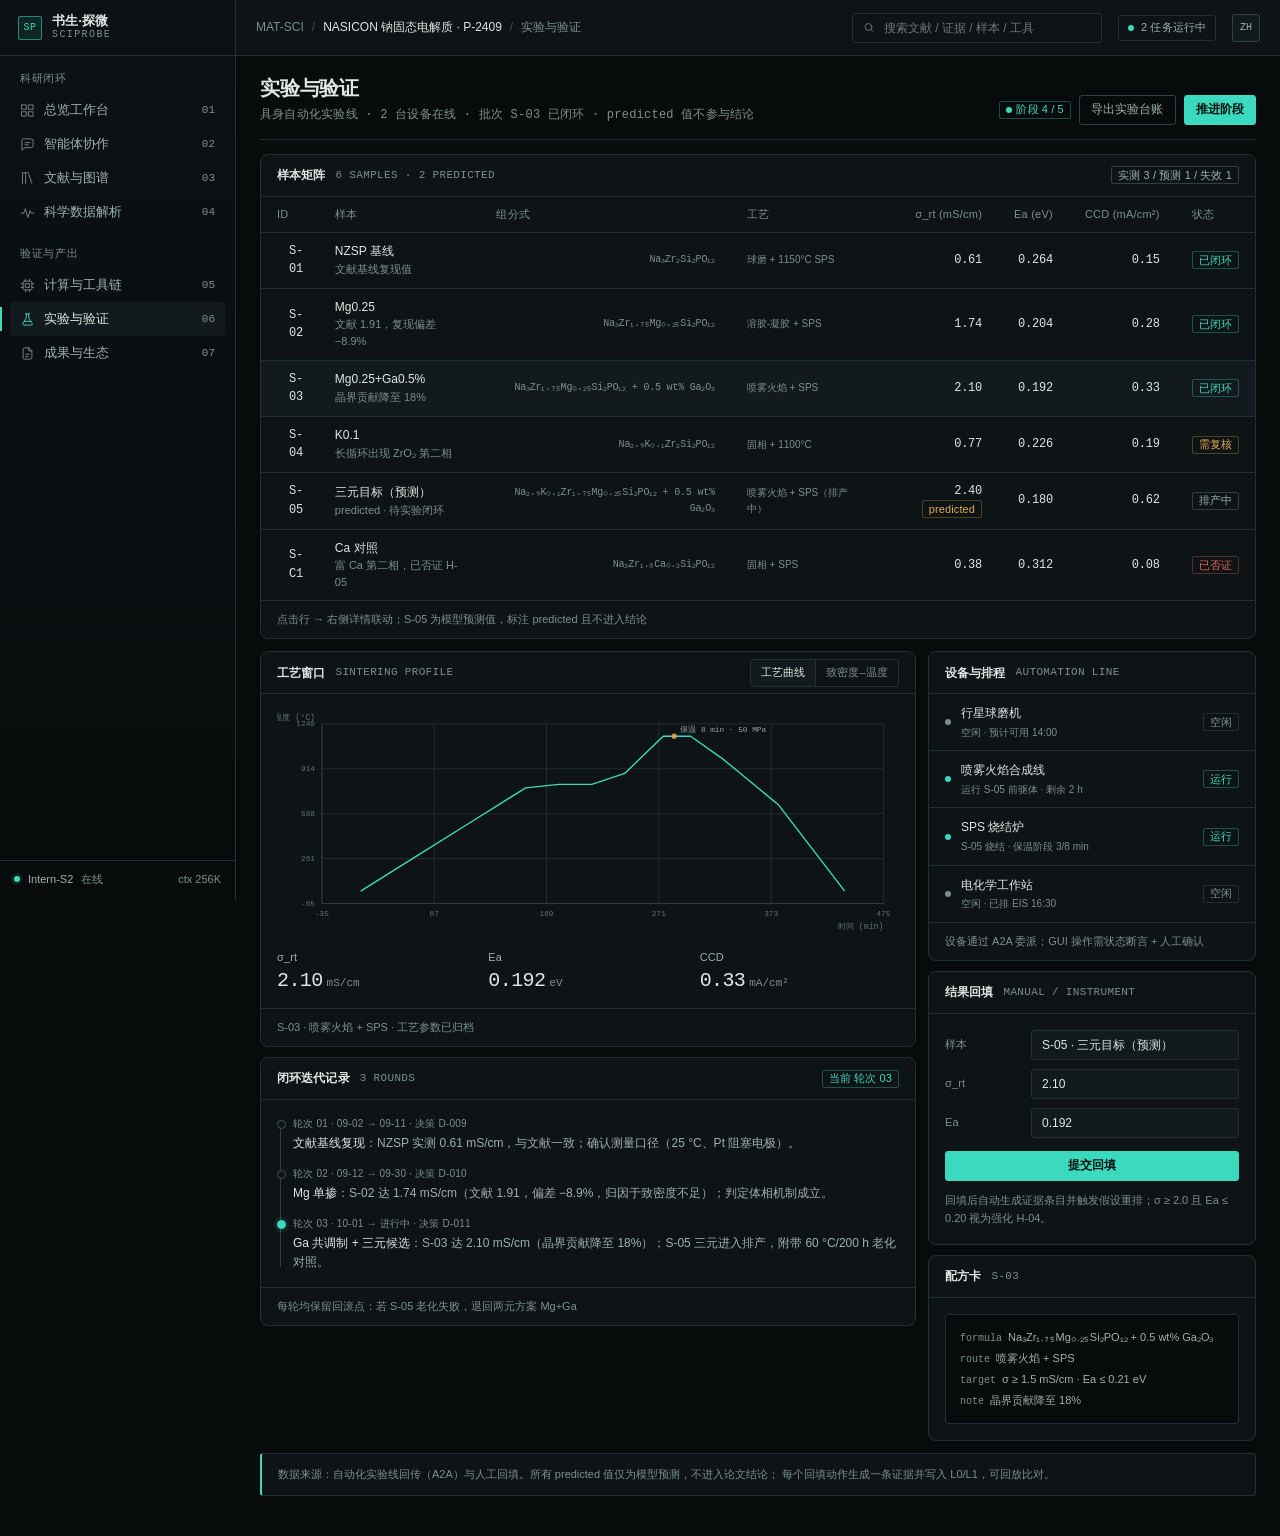
<file: experiment.html>
<!DOCTYPE html>
<html lang="zh-CN">
<head>
<meta charset="utf-8"/>
<meta name="viewport" content="width=device-width, initial-scale=1"/>
<title>实验与验证 · 书生·探微 SciProbe</title>
<link rel="stylesheet" href="assets/styles.css?v=20261109"/>
<style>
  .recipe{
    background:var(--bg-0); border:1px solid var(--line); border-radius:var(--r-ctl);
    padding:12px 14px; font-family:var(--sans); font-size:11px; line-height:1.9; color:var(--text-2);
    font-variant-numeric:tabular-nums;
  }
  .recipe .rk{color:var(--text-3); font-family:var(--mono); font-size:10px}
  .dev{display:flex;align-items:center;gap:10px;padding:10px 16px;border-bottom:1px solid var(--line)}
  .dev:last-child{border-bottom:0}
  .dev .dmain{flex:1;min-width:0}
  .dev .dname{font-size:12px;color:var(--text-1)}
  .dev .dsub{font-family:var(--sans);font-size:10px;color:var(--text-3);margin-top:2px}
  .form-row{display:grid;grid-template-columns:78px 1fr;gap:8px;align-items:center;margin-bottom:9px}
  .form-row label{font-family:var(--sans);font-size:11px;color:var(--text-3);letter-spacing:.01em}
</style>
</head>
<body data-page="experiment">
<main class="main">

  <div class="page-head">
    <div>
      <h1>实验与验证</h1>
      <div class="sub">具身自动化实验线 · 2 台设备在线 · 批次 S-03 已闭环 · predicted 值不参与结论</div>
    </div>
    <div class="actions">
      <span class="tag tag-run"><span class="dot dot-run"></span>阶段 4 / 5</span>
      <button class="btn" id="ledger">导出实验台账</button>
      <button class="btn btn-primary" id="advance">推进阶段</button>
    </div>
  </div>

  <!-- samples -->
  <section class="panel" style="margin-bottom:12px">
    <div class="panel-head">
      <h3>样本矩阵</h3><span class="hint">6 SAMPLES · 2 PREDICTED</span>
      <div class="right"><span class="tag tag-calc">实测 3 / 预测 1 / 失效 1</span></div>
    </div>
    <div class="panel-body tight">
      <table class="table">
        <thead>
          <tr><th>ID</th><th>样本</th><th>组分式</th><th>工艺</th>
            <th style="text-align:right">σ_rt (mS/cm)</th><th style="text-align:right">Ea (eV)</th>
            <th style="text-align:right">CCD (mA/cm²)</th><th>状态</th></tr>
        </thead>
        <tbody id="sample-body"></tbody>
      </table>
    </div>
    <div class="panel-foot">点击行 → 右侧详情联动；S-05 为模型预测值，标注 predicted 且不进入结论</div>
  </section>

  <div class="grid g-2-1" style="margin-bottom:12px">
    <div class="stack" style="min-width:0">

      <!-- process window -->
      <section class="panel">
        <div class="panel-head">
          <h3>工艺窗口</h3><span class="hint" id="proc-hint">SINTERING PROFILE</span>
          <div class="right">
            <div class="segmented" id="proc-seg">
              <button class="on" data-p="profile">工艺曲线</button>
              <button data-p="density">致密度–温度</button>
            </div>
          </div>
        </div>
        <div class="panel-body">
          <div class="chart" id="proc-chart"></div>
          <div class="grid g3 mt16" id="detail-metrics"></div>
        </div>
        <div class="panel-foot" id="proc-foot">SPS：10 °C/s 升温至 1150 °C，保温 8 min，压力 50 MPa</div>
      </section>

      <!-- iteration log -->
      <section class="panel">
        <div class="panel-head">
          <h3>闭环迭代记录</h3><span class="hint">3 ROUNDS</span>
          <div class="right"><span class="tag tag-run">当前 轮次 03</span></div>
        </div>
        <div class="panel-body">
          <div class="timeline">
            <div class="tl-item">
              <div class="tl-time">轮次 01 · 09-02 → 09-11 · 决策 D-009</div>
              <div class="tl-text"><b>文献基线复现</b>：NZSP 实测 0.61 mS/cm，与文献一致；确认测量口径（25 °C、Pt 阻塞电极）。</div>
            </div>
            <div class="tl-item">
              <div class="tl-time">轮次 02 · 09-12 → 09-30 · 决策 D-010</div>
              <div class="tl-text"><b>Mg 单掺</b>：S-02 达 1.74 mS/cm（文献 1.91，偏差 −8.9%，归因于致密度不足）；判定体相机制成立。</div>
            </div>
            <div class="tl-item now">
              <div class="tl-time">轮次 03 · 10-01 → 进行中 · 决策 D-011</div>
              <div class="tl-text"><b>Ga 共调制 + 三元候选</b>：S-03 达 2.10 mS/cm（晶界贡献降至 18%）；S-05 三元进入排产，附带 60 °C/200 h 老化对照。</div>
            </div>
          </div>
        </div>
        <div class="panel-foot">每轮均保留回滚点：若 S-05 老化失败，退回两元方案 Mg+Ga</div>
      </section>
    </div>

    <div class="stack" style="min-width:0">
      <!-- devices -->
      <section class="panel">
        <div class="panel-head"><h3>设备与排程</h3><span class="hint">AUTOMATION LINE</span></div>
        <div class="panel-body tight" id="dev-list"></div>
        <div class="panel-foot">设备通过 A2A 委派；GUI 操作需状态断言 + 人工确认</div>
      </section>

      <!-- backfill -->
      <section class="panel">
        <div class="panel-head"><h3>结果回填</h3><span class="hint">MANUAL / INSTRUMENT</span></div>
        <div class="panel-body">
          <div class="form-row">
            <label>样本</label>
            <select class="input" id="f-sample"></select>
          </div>
          <div class="form-row">
            <label>σ_rt</label>
            <input class="input" id="f-sigma" type="number" step="0.01" value="2.10"/>
          </div>
          <div class="form-row">
            <label>Ea</label>
            <input class="input" id="f-ea" type="number" step="0.001" value="0.192"/>
          </div>
          <button class="btn btn-primary" id="f-submit" style="width:100%;margin-top:4px">提交回填</button>
          <div style="margin-top:10px;font-size:11px;color:var(--text-3);line-height:1.7">
            回填后自动生成证据条目并触发假设重排；σ ≥ 2.0 且 Ea ≤ 0.20 视为强化 H-04。
          </div>
        </div>
      </section>

      <!-- recipe -->
      <section class="panel">
        <div class="panel-head"><h3>配方卡</h3><span class="hint" id="recipe-id">S-03</span></div>
        <div class="panel-body">
          <div class="recipe" id="recipe"></div>
        </div>
      </section>
    </div>
  </div>

  <div class="note" style="border:1px solid var(--line);border-left:2px solid var(--accent);background:var(--bg-1);padding:12px 16px;border-radius:var(--r-ctl);font-size:11px;color:var(--text-3)">
    数据来源：自动化实验线回传（A2A）与人工回填。所有 predicted 值仅为模型预测，不进入论文结论；
    每个回填动作生成一条证据并写入 L0/L1，可回放比对。
  </div>

</main>

<script src="assets/mock.js?v=20261109"></script>
<script src="assets/charts.js?v=20261109"></script>
<script src="assets/app.js?v=20261109"></script>
<script src="assets/demo.js?v=20261109e"></script>
<script>
/* ---------------- samples ---------------- */
let samples = MOCK.SAMPLES.map(s => ({ ...s }));
let current = 'S-03';

document.getElementById('f-sample').innerHTML = MOCK.SAMPLES
  .map(s => `<option value="${s.id}">${s.id} · ${s.name}</option>`).join('');
document.getElementById('f-sample').value = 'S-05';

const ST_TAG = { done: 'tag-run', warn: 'tag-warn', plan: 'tag-calc', fail: 'tag-fail' };
const ST_TXT = { done: '已闭环', warn: '需复核', plan: '排产中', fail: '已否证' };

function renderSamples() {
  document.getElementById('sample-body').innerHTML = samples.map(s => `
    <tr data-sid="${s.id}" style="cursor:pointer;${s.id === current ? 'background:var(--bg-2)' : ''}">
      <td class="num">${s.id}</td>
      <td><strong>${s.name}</strong><div style="font-size:11px;color:var(--text-3)">${s.note}</div></td>
      <td class="num" style="font-size:10px;color:var(--text-3)">${s.recipe}</td>
      <td style="font-size:10px;color:var(--text-3)">${s.method}</td>
      <td class="num">${s.sig.toFixed(2)}${s.status === 'plan' ? ' <span class="tag tag-warn" style="margin-left:4px">predicted</span>' : ''}</td>
      <td class="num">${s.ea.toFixed(3)}</td>
      <td class="num">${s.ccd.toFixed(2)}</td>
      <td><span class="tag ${ST_TAG[s.status]}">${ST_TXT[s.status]}</span></td>
    </tr>`).join('');

  document.querySelectorAll('[data-sid]').forEach(row => {
    row.addEventListener('click', () => {
      current = row.dataset.sid;
      renderSamples();
      renderDetail();
      renderProc();
    });
  });
}

function renderDetail() {
  const s = samples.find(x => x.id === current);
  document.getElementById('recipe-id').textContent = s.id;
  document.getElementById('recipe').innerHTML = `
    <div><span class="rk">formula </span>${s.recipe}</div>
    <div><span class="rk">route   </span>${s.method}</div>
    <div><span class="rk">target  </span>σ ≥ 1.5 mS/cm · Ea ≤ 0.21 eV</div>
    <div><span class="rk">note    </span>${s.note}</div>`;
  document.getElementById('detail-metrics').innerHTML = `
    <div class="metric"><span class="label">σ_rt</span><span class="value" style="font-size:20px">${s.sig.toFixed(2)}<small>mS/cm</small></span></div>
    <div class="metric"><span class="label">Ea</span><span class="value" style="font-size:20px">${s.ea.toFixed(3)}<small>eV</small></span></div>
    <div class="metric"><span class="label">CCD</span><span class="value" style="font-size:20px">${s.ccd.toFixed(2)}<small>mA/cm²</small></span></div>`;
  document.getElementById('proc-foot').textContent =
    `${s.id} · ${s.method} · ${s.status === 'plan' ? '尚未开炉，曲线为工艺设定值' : '工艺参数已归档'}`;
}

/* ---------------- process chart ---------------- */
let procView = 'profile';
const PROFILE = [[0,25],[50,275],[100,525],[150,775],[180,800],[210,800],[240,880],[275,1150],[285,1150],[300,1150],[330,980],[380,650],[440,25]];
const DENSITY = [[800,88.2],[900,91.0],[1000,94.2],[1100,96.4],[1150,96.8],[1200,95.9]];

function renderProc() {
  const el = document.getElementById('proc-chart');
  if (procView === 'profile') {
    Charts.line('#proc-chart', {
      h: 258,
      series: [{ name: '炉温', color: '#3BD9BE', pts: PROFILE }],
      xLabel: '时间 (min)', yLabel: '温度 (°C)',
      xTicks: 6, yTicks: 5, fmtX: v => v.toFixed(0), fmtY: v => v.toFixed(0),
      legend: false,
      markers: [{ x: 285, y: 1150, r: 3, color: '#E2A94F', label: '保温 8 min · 50 MPa' }],
    });
    document.getElementById('proc-hint').textContent = 'SINTERING PROFILE';
  } else {
    Charts.line('#proc-chart', {
      h: 258,
      series: [{ name: '致密度', color: '#6FA5D6', pts: DENSITY }],
      xLabel: '烧结温度 (°C)', yLabel: '相对致密度 (%)',
      xTicks: 6, yTicks: 5, fmtX: v => v.toFixed(0), fmtY: v => v.toFixed(1),
      legend: false,
      bands: [{ from: 1080, to: 1170, color: 'rgba(59,217,190,.07)', label: '最佳窗口' }],
    });
    document.getElementById('proc-hint').textContent = 'DENSITY VS TEMPERATURE';
  }
}

document.querySelectorAll('#proc-seg button').forEach(b => {
  b.addEventListener('click', () => {
    document.querySelectorAll('#proc-seg button').forEach(x => x.classList.remove('on'));
    b.classList.add('on');
    procView = b.dataset.p;
    renderProc();
  });
});

/* ---------------- devices ---------------- */
const DEVICES = [
  { n: '行星球磨机', s: 'idle', t: '空闲 · 预计可用 14:00', role: 'run' },
  { n: '喷雾火焰合成线', s: 'run', t: '运行 S-05 前驱体 · 剩余 2 h', role: 'calc' },
  { n: 'SPS 烧结炉', s: 'run', t: 'S-05 烧结 · 保温阶段 3/8 min', role: 'calc' },
  { n: '电化学工作站', s: 'idle', t: '空闲 · 已排 EIS 16:30', role: 'idle' },
];
document.getElementById('dev-list').innerHTML = DEVICES.map(d => `
  <div class="dev" data-toast="${d.n}：${d.t}">
    <span class="dot ${d.s === 'run' ? 'dot-run' : d.s === 'idle' ? 'dot-idle' : 'dot-warn'}"></span>
    <div class="dmain">
      <div class="dname">${d.n}</div>
      <div class="dsub">${d.t}</div>
    </div>
    <span class="tag ${d.s === 'run' ? 'tag-run' : 'tag-mute'}">${d.s === 'run' ? '运行' : '空闲'}</span>
  </div>`).join('');

/* ---------------- backfill ---------------- */
document.getElementById('f-submit').addEventListener('click', () => {
  const id = document.getElementById('f-sample').value;
  const sig = Number(document.getElementById('f-sigma').value);
  const ea = Number(document.getElementById('f-ea').value);
  if (!sig || !ea) { App.toast('请填写有效数值', 'warn'); return; }

  const s = samples.find(x => x.id === id);
  s.sig = sig;
  s.ea = ea;
  s.status = 'done';
  s.note = '人工回填 · 已生成证据 E-011';
  renderSamples();
  renderDetail();
  current = id;
  App.toast('已回填 ' + id + ' 并挂载证据 E-011');

  if (sig >= 2.0 && ea <= 0.20) {
    setTimeout(() => App.toast('H-04 证据权重 +1 · 评分 0.71 → 0.76'), 900);
  } else {
    setTimeout(() => App.toast('未达强化阈值 · H-04 评分维持', 'warn'), 900);
  }
});

/* ---------------- page actions ---------------- */
document.getElementById('advance').addEventListener('click', (e) => {
  const btn = e.currentTarget;
  btn.disabled = true;
  btn.textContent = '推进中…';
  setTimeout(() => {
    btn.disabled = false;
    btn.textContent = '推进阶段';
    App.toast('已进入阶段 5「写」· 图表与证据已锁定');
  }, 1200);
});

document.getElementById('ledger').addEventListener('click', () => {
  App.openModal('实验台账导出', `
    <div class="code">${MOCK.EXPTS.map(x => `${x.ts}  ${x.sample}  ${x.stage}  ${x.metric}=${x.value}${x.unit}  [${x.status}]`).join('\n')}</div>
    <div class="row mt12"><button class="btn btn-sm" data-toast="台账已导出为 CSV">导出 CSV</button></div>
  `, '7 条动作 · 含回滚点');
});

renderSamples();
renderDetail();
renderProc();
</script>
</body>
</html>
</file>
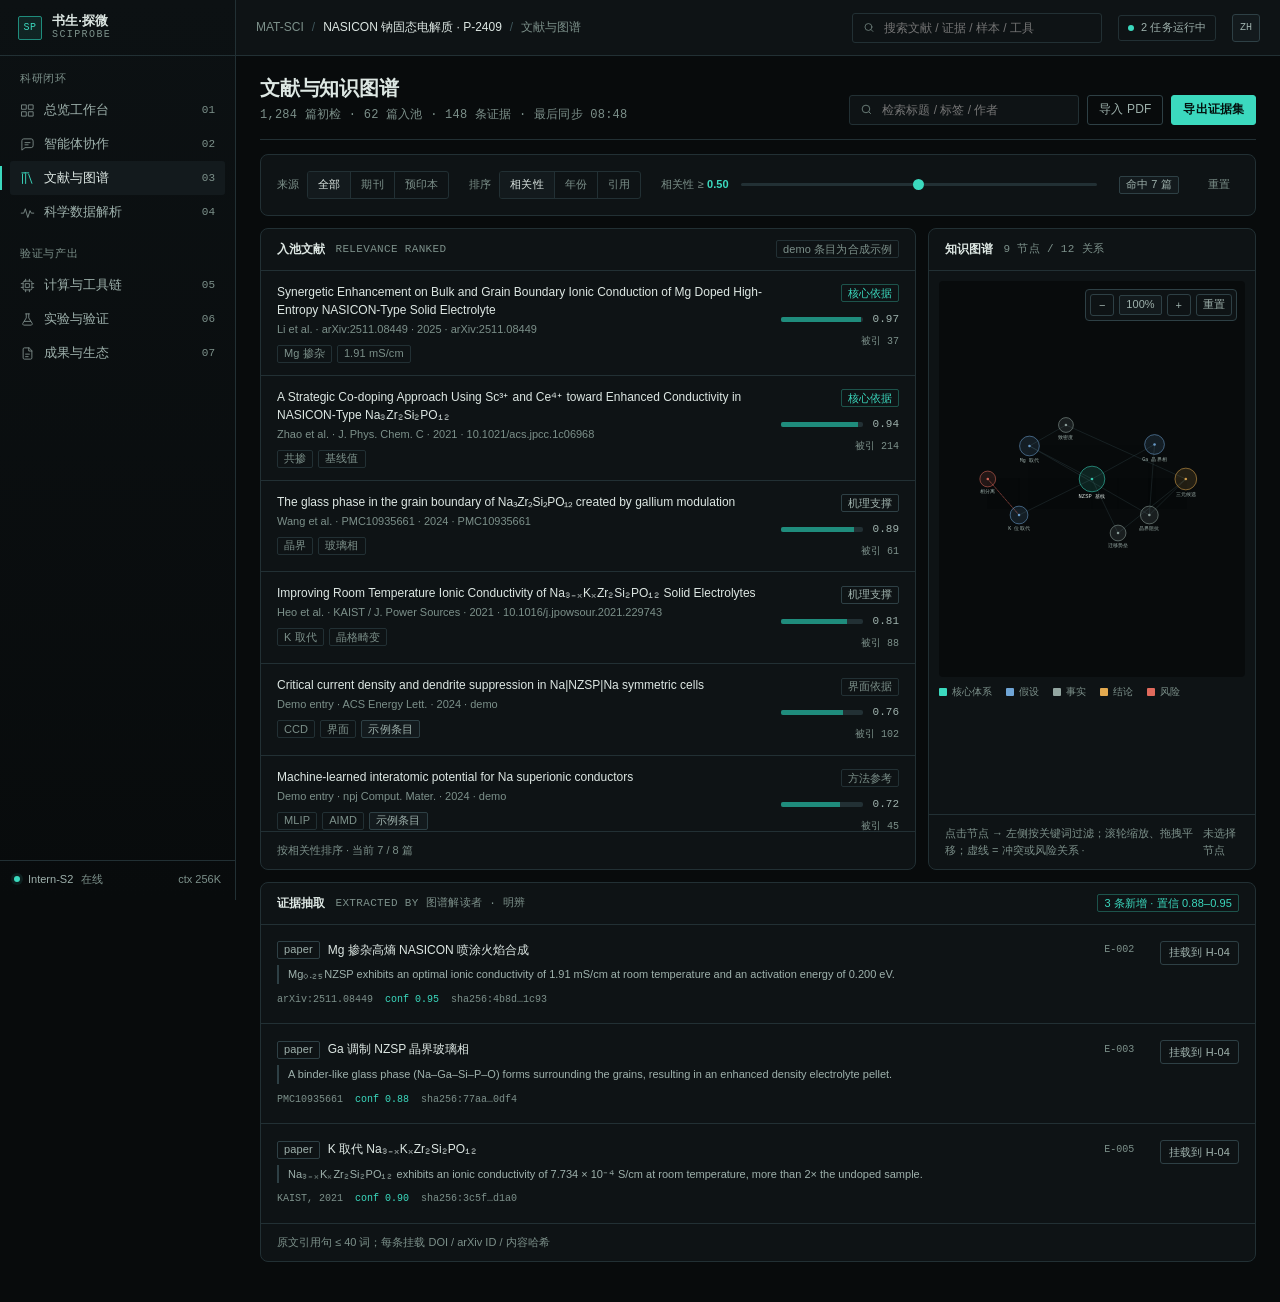
<file: literature.html>
<!DOCTYPE html>
<html lang="zh-CN">
<head>
<meta charset="utf-8"/>
<meta name="viewport" content="width=device-width, initial-scale=1"/>
<title>文献与知识图谱 · 书生·探微 SciProbe</title>
<link rel="stylesheet" href="assets/styles.css?v=20261109"/>
<style>
  .kg-node{cursor:pointer}
  .kg-node circle{transition:stroke-width .15s}
  .filter-hint{font-family:var(--sans);font-size:11px;color:var(--text-3);letter-spacing:.01em}
  #kg{cursor:grab; touch-action:none; user-select:none}
  #kg.dragging{cursor:grabbing}
  .kg-stage{position:relative}
  .kg-controls{
    position:absolute; top:8px; right:8px; z-index:3;
    display:flex; align-items:center; gap:5px;
    padding:4px; border:1px solid var(--line-2); border-radius:4px;
    background:var(--bg-1);
  }
  .kg-controls .btn{height:22px; min-width:24px; padding:0 6px}
  .kg-controls .tag{height:20px}
  .range{width:100%;accent-color:var(--accent);height:3px;appearance:none;background:var(--line);border-radius:2px;outline:none}
  .range::-webkit-slider-thumb{appearance:none;width:11px;height:11px;border-radius:50%;background:var(--accent);cursor:pointer}
</style>
</head>
<body data-page="literature">
<main class="main">

  <div class="page-head">
    <div>
      <h1>文献与知识图谱</h1>
      <div class="sub">1,284 篇初检 · 62 篇入池 · 148 条证据 · 最后同步 08:48</div>
    </div>
    <div class="actions">
      <div class="searchbox" style="width:230px">
        <span style="display:flex;color:var(--text-3)"><svg viewBox="0 0 24 24" width="13" height="13" fill="none" stroke="currentColor" stroke-width="1.5"><circle cx="11" cy="11" r="7"/><path d="M20 20l-3.5-3.5"/></svg></span>
        <input id="kw" placeholder="检索标题 / 标签 / 作者" autocomplete="off"/>
      </div>
      <button class="btn" id="import">导入 PDF</button>
      <button class="btn btn-primary" id="export">导出证据集</button>
    </div>
  </div>

  <!-- filters -->
  <section class="panel" style="margin-bottom:12px">
    <div class="panel-body" style="padding:16px">
      <div class="row wrap" style="gap:20px;align-items:center">
        <div class="row" style="gap:8px">
          <span class="filter-hint">来源</span>
          <div class="segmented" id="src-seg">
            <button class="on" data-src="all">全部</button>
            <button data-src="journal">期刊</button>
            <button data-src="preprint">预印本</button>
          </div>
        </div>
        <div class="row" style="gap:8px">
          <span class="filter-hint">排序</span>
          <div class="segmented" id="sort-seg">
            <button class="on" data-sort="rel">相关性</button>
            <button data-sort="year">年份</button>
            <button data-sort="cite">引用</button>
          </div>
        </div>
        <div class="row" style="gap:10px;flex:1;min-width:220px">
          <span class="filter-hint" style="white-space:nowrap">相关性 ≥ <b id="rel-val" style="color:var(--accent)">0.50</b></span>
          <input class="range" id="rel" type="range" min="0" max="1" step="0.05" value="0.5"/>
        </div>
        <span class="tag" id="hit-count">命中 8 篇</span>
        <button class="btn btn-sm btn-ghost" id="reset">重置</button>
      </div>
    </div>
  </section>

  <div class="grid g-2-1" style="margin-bottom:12px">

    <!-- paper list -->
    <section class="panel" style="min-height:520px">
      <div class="panel-head">
        <h3>入池文献</h3>
        <span class="hint">RELEVANCE RANKED</span>
        <div class="right"><span class="tag tag-mute">demo 条目为合成示例</span></div>
      </div>
      <div class="panel-body tight" style="overflow:auto;max-height:560px" id="paper-list"></div>
      <div class="panel-foot" id="list-foot">点击条目查看摘要与证据挂载</div>
    </section>

    <!-- knowledge graph -->
    <section class="panel">
      <div class="panel-head">
        <h3>知识图谱</h3>
        <span class="hint">9 节点 / 12 关系</span>
      </div>
      <div class="panel-body" style="padding:10px">
        <div class="kg-stage">
          <div class="graph-wrap" style="height:396px;border-radius:4px" id="kg"></div>
          <div class="kg-controls">
            <button class="btn btn-sm" id="kg-out" title="缩小">−</button>
            <span class="tag" id="kg-scale">100%</span>
            <button class="btn btn-sm" id="kg-in" title="放大">+</button>
            <button class="btn btn-sm" id="kg-reset" title="重置视图">重置</button>
          </div>
        </div>
        <div class="chart-legend" style="margin-top:8px">
          <span><i style="background:#3BD9BE"></i>核心体系</span>
          <span><i style="background:#6FA5D6"></i>假设</span>
          <span><i style="background:#93A6A1"></i>事实</span>
          <span><i style="background:#E2A94F"></i>结论</span>
          <span><i style="background:#E06A5C"></i>风险</span>
        </div>
      </div>
      <div class="panel-foot">点击节点 → 左侧按关键词过滤；滚轮缩放、拖拽平移；虚线 = 冲突或风险关系 · <span id="kg-sel">未选择节点</span></div>
    </section>
  </div>

  <!-- evidence extraction -->
  <section class="panel">
    <div class="panel-head">
      <h3>证据抽取</h3>
      <span class="hint">EXTRACTED BY 图谱解读者 · 明辨</span>
      <div class="right"><span class="tag tag-run">3 条新增 · 置信 0.88–0.95</span></div>
    </div>
    <div class="panel-body tight" id="ev-cards"></div>
    <div class="panel-foot">原文引用句 ≤ 40 词；每条挂载 DOI / arXiv ID / 内容哈希</div>
  </section>

</main>

<script src="assets/mock.js?v=20261109"></script>
<script src="assets/charts.js?v=20261109"></script>
<script src="assets/app.js?v=20261109"></script>
<script src="assets/demo.js?v=20261109e"></script>
<script>
let state = { q: '', src: 'all', minRel: 0.5, sort: 'rel' };

function isPreprint(p) {
  return p.journal.indexOf('arXiv') === 0 || p.journal === 'Survey';
}

function filtered() {
  let rows = MOCK.PAPERS.filter(p => {
    const kw = state.q.trim().toLowerCase();
    const hit = !kw || (p.title + p.authors + p.tags.join(' ') + p.journal).toLowerCase().includes(kw);
    const srcOk = state.src === 'all' || (state.src === 'preprint' ? isPreprint(p) : !isPreprint(p));
    return hit && srcOk && p.relevance >= state.minRel;
  });
  const sorters = {
    rel: (a, b) => b.relevance - a.relevance,
    year: (a, b) => b.year - a.year,
    cite: (a, b) => b.cites - a.cites,
  };
  return rows.sort(sorters[state.sort]);
}

function renderList() {
  const rows = filtered();
  document.getElementById('hit-count').textContent = '命中 ' + rows.length + ' 篇';
  const el = document.getElementById('paper-list');
  if (!rows.length) {
    el.innerHTML = '<div class="empty">无匹配文献 · 放宽相关性阈值或清空关键词</div>';
    return;
  }
  el.innerHTML = rows.map(p => `
    <div class="list-item" data-pid="${p.id}" style="align-items:flex-start;padding:12px 16px">
      <div class="li-main">
        <div class="li-title" style="line-height:1.5">${p.title}</div>
        <div class="li-sub" style="white-space:normal">${p.authors} · ${p.journal} · ${p.year} · ${p.doi}</div>
        <div class="row wrap" style="gap:5px;margin-top:7px">
          ${p.tags.slice(0, 2).map(t => `<span class="tag tag-mute">${t}</span>`).join('')}
          ${p.demo ? '<span class="tag">示例条目</span>' : ''}
        </div>
      </div>
      <div style="width:118px;flex:0 0 auto;text-align:right">
        <span class="tag ${p.verdict === '核心依据' ? 'tag-run' : p.verdict === '机理支撑' ? 'tag-calc' : 'tag-mute'}">${p.verdict}</span>
        <div class="bar-row" style="margin-top:8px;gap:6px">
          <div class="bar-track"><i style="width:${Math.round(p.relevance * 100)}%"></i></div>
          <span class="bar-val" style="width:30px">${App.fmt(p.relevance)}</span>
        </div>
        <div class="mono" style="font-size:10px;color:var(--text-3);margin-top:6px">被引 ${p.cites}</div>
      </div>
    </div>`).join('');

  el.querySelectorAll('[data-pid]').forEach(node => {
    node.addEventListener('click', () => {
      const p = MOCK.PAPERS.find(x => x.id === node.dataset.pid);
      App.openModal(p.title.slice(0, 64) + (p.title.length > 64 ? '…' : ''), p.journal + ' · ' + p.year, `
        <div style="font-size:12px;color:var(--text-3);font-family:var(--mono);margin-bottom:10px">${p.authors}</div>
        <div style="font-size:13px;line-height:1.85;color:var(--text-1)">${p.abstract}</div>
        <div class="kv mt16">
          <span class="k">DOI</span><span class="v" style="font-size:11px">${p.doi}</span>
          <span class="k">相关性</span><span class="v">${App.fmt(p.relevance)}</span>
          <span class="k">被引</span><span class="v">${p.cites}</span>
          <span class="k">判定</span><span class="v">${p.verdict}</span>
          <span class="k">类型</span><span class="v">${p.demo ? '合成示例' : '真实文献'}</span>
        </div>
        <div class="row mt16" style="gap:6px">
          <button class="btn btn-sm" data-copy="${p.doi}">复制 DOI</button>
          <button class="btn btn-sm" data-toast="已挂载为候选证据，待评审确认">挂载为证据</button>
        </div>
      `, 'PAPER CARD');
    });
  });
  document.getElementById('list-foot').textContent =
    `按${state.sort === 'rel' ? '相关性' : state.sort === 'year' ? '年份' : '引用'}排序 · 当前 ${rows.length} / ${MOCK.PAPERS.length} 篇`;
}

/* ---------------- knowledge graph ---------------- */
const KG_DATA = MOCK.KG;
const KIND_COLOR = { core: '#3BD9BE', hypo: '#6FA5D6', fact: '#93A6A1', result: '#E2A94F', risk: '#E06A5C' };
const KEYWORD = { n2: 'Mg', n3: 'Ga', n4: 'K 取代', n1: '', n5: '晶界', n8: 'NASICON' };

let selectedNode = null;

/* ---------------- zoom / pan ---------------- */
const KG_W = 620, KG_H = 396, KG_MIN = 0.55, KG_MAX = 4;
const kgView = { k: 1, tx: 0, ty: 0 };
let kgRaf = null, kgGuard = null, kgDragging = false, kgMoved = false;
const kgEl = document.getElementById('kg');

function applyKgView() {
  const vp = kgEl.querySelector('#kg-viewport');
  if (!vp) return;
  vp.setAttribute('transform',
    `translate(${kgView.tx.toFixed(2)} ${kgView.ty.toFixed(2)}) scale(${kgView.k.toFixed(4)})`);
  const label = document.getElementById('kg-scale');
  if (label) label.textContent = Math.round(kgView.k * 100) + '%';
}

function animateKgTo(k, tx, ty, dur) {
  cancelAnimationFrame(kgRaf);
  clearTimeout(kgGuard);
  const k0 = kgView.k, tx0 = kgView.tx, ty0 = kgView.ty;
  const t0 = performance.now(), d = dur || 180;
  const finish = () => {
    kgView.k = k; kgView.tx = tx; kgView.ty = ty;
    applyKgView();
  };
  const step = now => {
    const p = Math.min(1, (now - t0) / d);      // 线性插值
    kgView.k = k0 + (k - k0) * p;
    kgView.tx = tx0 + (tx - tx0) * p;
    kgView.ty = ty0 + (ty - ty0) * p;
    applyKgView();
    if (p < 1) kgRaf = requestAnimationFrame(step);
  };
  kgRaf = requestAnimationFrame(step);
  // 标签页不可见时 rAF 会被暂停，兜底保证最终状态一定落到 DOM 上
  kgGuard = setTimeout(finish, d + 80);
}

function toKgPoint(e) {
  const svg = kgEl.querySelector('svg');
  if (!svg || !svg.getScreenCTM()) return { x: KG_W / 2, y: KG_H / 2 };
  const p = new DOMPoint(e.clientX, e.clientY).matrixTransform(svg.getScreenCTM().inverse());
  return { x: p.x, y: p.y };
}

function zoomKgAt(targetK, ax, ay) {
  const k = Math.max(KG_MIN, Math.min(KG_MAX, targetK));
  const ratio = k / kgView.k;
  animateKgTo(k, ax - (ax - kgView.tx) * ratio, ay - (ay - kgView.ty) * ratio, 180);
}

kgEl.addEventListener('wheel', e => {
  e.preventDefault();
  const anchor = toKgPoint(e);
  zoomKgAt(kgView.k * Math.exp(-e.deltaY * 0.0016), anchor.x, anchor.y);
}, { passive: false });

kgEl.addEventListener('pointerdown', e => {
  if (e.button !== 0) return;
  const p = toKgPoint(e);
  kgDragging = true;
  kgMoved = false;
  kgEl.dataset.sx = p.x;
  kgEl.dataset.sy = p.y;
  kgEl.dataset.tx0 = kgView.tx;
  kgEl.dataset.ty0 = kgView.ty;
  kgEl.classList.add('dragging');
  kgEl.setPointerCapture(e.pointerId);
});

kgEl.addEventListener('pointermove', e => {
  if (!kgDragging) return;
  const p = toKgPoint(e);
  const dx = p.x - Number(kgEl.dataset.sx), dy = p.y - Number(kgEl.dataset.sy);
  if (Math.abs(dx) > 3 || Math.abs(dy) > 3) kgMoved = true;
  kgView.tx = Number(kgEl.dataset.tx0) + dx;
  kgView.ty = Number(kgEl.dataset.ty0) + dy;
  applyKgView();
});

kgEl.addEventListener('pointerup', () => {
  kgDragging = false;
  kgEl.classList.remove('dragging');
  setTimeout(() => { kgMoved = false; }, 0);
});

document.getElementById('kg-in').addEventListener('click', () => zoomKgAt(kgView.k * 1.25, KG_W / 2, KG_H / 2));
document.getElementById('kg-out').addEventListener('click', () => zoomKgAt(kgView.k / 1.25, KG_W / 2, KG_H / 2));
document.getElementById('kg-reset').addEventListener('click', () => {
  animateKgTo(1, 0, 0, 220);
  App.toast('图谱视图已重置');
});

function drawKg() {
  const el = document.getElementById('kg');
  const W = 620, H = 396, pad = 46;
  const px = n => n.x * (W - pad * 2) + pad;
  const py = n => n.y * (H - pad * 2) + pad;
  let g = '';
  KG_DATA.edges.forEach(([a, b, kind]) => {
    const n1 = KG_DATA.nodes.find(n => n.id === a), n2 = KG_DATA.nodes.find(n => n.id === b);
    const bad = kind === 'risks' || kind === 'contradicts';
    g += `<line x1="${px(n1)}" y1="${py(n1)}" x2="${px(n2)}" y2="${py(n2)}"
      stroke="${bad ? '#E06A5C' : '#2E4045'}" stroke-width="${bad ? 1.4 : 1}"
      ${bad ? 'stroke-dasharray="4 4"' : ''} opacity="${bad ? 0.65 : 0.85}"/>`;
  });
  KG_DATA.nodes.forEach(n => {
    const c = KIND_COLOR[n.kind];
    const on = selectedNode === n.id;
    g += `<g class="kg-node" data-nid="${n.id}">
      <circle cx="${px(n)}" cy="${py(n)}" r="${n.r}" fill="${c}" fill-opacity="${on ? 0.28 : 0.12}"
        stroke="${c}" stroke-width="${on ? 2.4 : 1.1}"/>
      <circle cx="${px(n)}" cy="${py(n)}" r="2.6" fill="${c}" opacity=".9"/>
      <text x="${px(n)}" y="${py(n) + n.r + 13}" text-anchor="middle"
        class="node-label ${n.kind === 'core' ? 'big' : ''}">${n.label}</text>
    </g>`;
  });
  el.innerHTML = `<svg viewBox="0 0 ${W} ${H}" style="width:100%;height:100%"><g id="kg-viewport">${g}</g></svg>`;
  applyKgView();

  el.querySelectorAll('.kg-node').forEach(node => {
    node.addEventListener('click', () => {
      if (kgMoved) return;
      const id = node.dataset.nid;
      selectedNode = id;
      const n = KG_DATA.nodes.find(x => x.id === id);
      document.getElementById('kg-sel').textContent = n.label;
      drawKg();
      if (id in KEYWORD) {
        state.q = KEYWORD[id];
        document.getElementById('kw').value = state.q;
        renderList();
        App.toast(state.q ? '已按「' + state.q + '」过滤文献' : '已清除过滤条件');
      } else {
        App.toast('「' + n.label + '」暂未关联可检索关键词，已在图谱中高亮');
      }
    });
  });
}
drawKg();

/* ---------------- filters wiring ---------------- */
document.getElementById('kw').addEventListener('input', e => {
  state.q = e.target.value;
  renderList();
});

document.querySelectorAll('#src-seg button').forEach(b => {
  b.addEventListener('click', () => {
    document.querySelectorAll('#src-seg button').forEach(x => x.classList.remove('on'));
    b.classList.add('on');
    state.src = b.dataset.src;
    renderList();
  });
});

document.querySelectorAll('#sort-seg button').forEach(b => {
  b.addEventListener('click', () => {
    document.querySelectorAll('#sort-seg button').forEach(x => x.classList.remove('on'));
    b.classList.add('on');
    state.sort = b.dataset.sort;
    renderList();
  });
});

document.getElementById('rel').addEventListener('input', e => {
  state.minRel = Number(e.target.value);
  document.getElementById('rel-val').textContent = state.minRel.toFixed(2);
  renderList();
});

document.getElementById('reset').addEventListener('click', () => {
  state = { q: '', src: 'all', minRel: 0.5, sort: 'rel' };
  selectedNode = null;
  document.getElementById('kw').value = '';
  document.getElementById('rel').value = '0.5';
  document.getElementById('rel-val').textContent = '0.50';
  document.getElementById('kg-sel').textContent = '未选择';
  document.querySelectorAll('#src-seg button').forEach((x, i) => x.classList.toggle('on', i === 0));
  document.querySelectorAll('#sort-seg button').forEach((x, i) => x.classList.toggle('on', i === 0));
  drawKg();
  renderList();
  App.toast('筛选条件已重置');
});

document.getElementById('import').addEventListener('click', () => {
  App.toast('已接收 PDF，排队进入多模态解析队列');
});

document.getElementById('export').addEventListener('click', () => {
  const bundle = MOCK.EVIDENCE.slice(0, 6).map(e => ({
    id: e.id, type: e.type, source: e.source, confidence: e.confidence, hash: e.hash,
  }));
  App.openModal('证据集导出', `
    <div class="code">${JSON.stringify({ project: MOCK.PROJECT.id, generated: '2026-11-04T10:52+08:00', evidence: bundle }, null, 2)}</div>
    <div class="row mt12"><button class="btn btn-sm" data-copy='${JSON.stringify(bundle)}'>复制 JSON</button></div>
  `, 'EVIDENCE BUNDLE · JSON');
});

/* ---------------- evidence cards ---------------- */
const EV_IDS = ['E-002', 'E-003', 'E-005'];
document.getElementById('ev-cards').innerHTML = EV_IDS.map(id => {
  const e = MOCK.EVIDENCE.find(x => x.id === id);
  return `<div class="list-item" style="align-items:flex-start;padding:16px;cursor:default">
    <div class="li-main">
      <div class="row" style="gap:8px;margin-bottom:6px">
        <span class="tag ${e.type === 'paper' ? 'tag-calc' : 'tag-run'}">${e.type}</span>
        <span style="font-size:12px;color:var(--text-1)">${e.title}</span>
        <span class="mono" style="font-size:10px;color:var(--text-3);margin-left:auto">${e.id}</span>
      </div>
      <div style="font-size:11px;color:var(--text-2);line-height:1.7;border-left:2px solid var(--line-2);padding-left:9px">${e.quote}</div>
      <div class="ev-meta" style="display:flex;gap:12px;margin-top:8px;font-family:var(--mono);font-size:10px;color:var(--text-3)">
        <span>${e.source}</span>
        <span style="color:var(--accent)">conf ${App.fmt(e.confidence)}</span>
        <span>${e.hash}</span>
      </div>
    </div>
    <button class="btn btn-sm" data-toast="${e.id} 已挂载到 H-04，等待反证评审" style="margin-left:16px;flex:0 0 auto">挂载到 H-04</button>
  </div>`;
}).join('');

renderList();
</script>
</body>
</html>
</file>
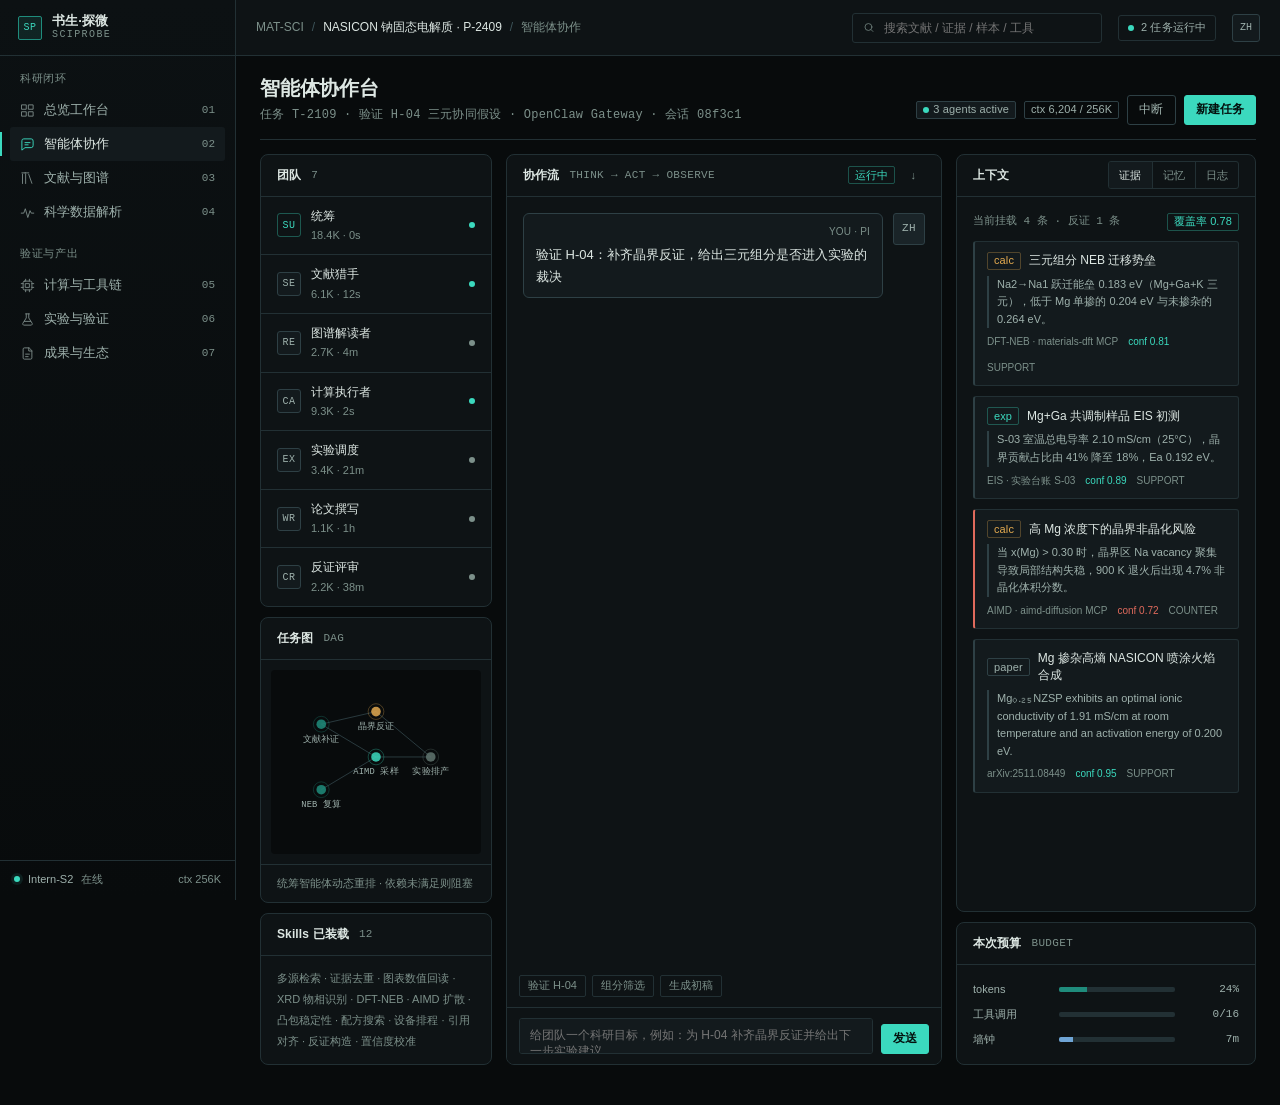
<file: workspace.html>
<!DOCTYPE html>
<html lang="zh-CN">
<head>
<meta charset="utf-8"/>
<meta name="viewport" content="width=device-width, initial-scale=1"/>
<title>智能体协作 · 书生·探微 SciProbe</title>
<link rel="stylesheet" href="assets/styles.css?v=20261109"/>
</head>
<body data-page="workspace">
<main class="main">

  <div class="page-head">
    <div>
      <h1>智能体协作台</h1>
      <div class="sub">任务 T-2109 · 验证 H-04 三元协同假设 · OpenClaw Gateway · 会话 08f3c1</div>
    </div>
    <div class="actions">
      <span class="tag"><span class="dot dot-run"></span>3 agents active</span>
      <span class="tag tag-calc" id="ctx-tokens">ctx 6,204 / 256K</span>
      <button class="btn" id="stop-run">中断</button>
      <button class="btn btn-primary" id="new-task">新建任务</button>
    </div>
  </div>

  <div class="grid ws-grid">

    <!-- ============ left: team + task graph ============ -->
    <div class="stack" style="min-width:0">
      <section class="panel">
        <div class="panel-head"><h3>团队</h3><span class="hint">7</span></div>
        <div class="panel-body tight" id="team"></div>
      </section>

      <section class="panel">
        <div class="panel-head"><h3>任务图</h3><span class="hint">DAG</span></div>
        <div class="panel-body" style="padding:10px">
          <div class="graph-wrap" style="height:184px;border-radius:4px" id="dag"></div>
        </div>
        <div class="panel-foot">统筹智能体动态重排 · 依赖未满足则阻塞</div>
      </section>

      <section class="panel">
        <div class="panel-head"><h3>Skills 已装载</h3><span class="hint">12</span></div>
        <div class="panel-body" style="padding:12px 16px">
          <div id="skills" style="font-size:11px;color:var(--text-3);line-height:1.9"></div>
        </div>
      </section>
    </div>

    <!-- ============ center: stream ============ -->
    <section class="panel" style="min-height:calc(100vh - 132px)">
      <div class="panel-head">
        <h3>协作流</h3>
        <span class="hint">THINK → ACT → OBSERVE</span>
        <div class="right">
          <span class="tag tag-run" id="stream-state">就绪</span>
          <button class="btn btn-sm btn-ghost" id="scroll-bottom">↓</button>
        </div>
      </div>
      <div class="panel-body tight" style="overflow:auto;flex:1" id="stream-wrap">
        <div class="stream" id="stream"></div>
      </div>
      <div class="quick-chips" id="chips"></div>
      <div class="composer">
        <textarea id="input" placeholder="给团队一个科研目标，例如：为 H-04 补齐晶界反证并给出下一步实验建议"></textarea>
        <button class="btn btn-primary" id="send">发送</button>
      </div>
    </section>

    <!-- ============ right: context ============ -->
    <div class="stack" style="min-width:0">
      <section class="panel" style="flex:1">
        <div class="panel-head">
          <h3>上下文</h3>
          <div class="right">
            <div class="segmented" id="ctx-tabs">
              <button class="on" data-tab="ev">证据</button>
              <button data-tab="mem">记忆</button>
              <button data-tab="log">日志</button>
            </div>
          </div>
        </div>
        <div class="panel-body" style="overflow:auto;max-height:calc(100vh - 200px)" id="ctx-body"></div>
      </section>
      <section class="panel">
        <div class="panel-head"><h3>本次预算</h3><span class="hint">BUDGET</span></div>
        <div class="panel-body">
          <div class="bar-row"><span class="bar-label">tokens</span>
            <div class="bar-track"><i id="budget-tok" style="width:24%"></i></div><span class="bar-val" id="budget-tok-v">24%</span></div>
          <div class="bar-row mt8"><span class="bar-label">工具调用</span>
            <div class="bar-track"><i id="budget-call" style="width:18%;background:var(--amber)"></i></div><span class="bar-val" id="budget-call-v">3/16</span></div>
          <div class="bar-row mt8"><span class="bar-label">墙钟</span>
            <div class="bar-track"><i id="budget-time" style="width:12%;background:var(--blue)"></i></div><span class="bar-val" id="budget-time-v">7m</span></div>
        </div>
      </section>
    </div>
  </div>

</main>

<script src="assets/mock.js?v=20261109"></script>
<script src="assets/charts.js?v=20261109"></script>
<script src="assets/crystal.js?v=20261109"></script>
<script src="assets/app.js?v=20261109"></script>
<script src="assets/demo.js?v=20261109e"></script>
<script>
/* ---------------- left: team ---------------- */
document.getElementById('team').innerHTML = MOCK.AGENTS.map(a => `
  <div class="list-item" data-agent="${a.id}">
    <div class="agent-avatar sm" data-role="${a.role}">${a.code}</div>
    <div class="li-main">
      <div class="li-title">${a.name.split(' · ')[0]}</div>
      <div class="li-sub">${a.tokens} · ${a.lastRun}</div>
    </div>
    <span class="dot ${a.status === 'run' ? 'dot-run' : a.status === 'warn' ? 'dot-warn' : 'dot-idle'}"></span>
  </div>`).join('');

document.querySelectorAll('[data-agent]').forEach(el => {
  el.addEventListener('click', () => {
    const a = MOCK.AGENTS.find(x => x.id === el.dataset.agent);
    App.openModal(a.name, `
      <div style="font-size:12px;color:var(--text-2);line-height:1.8">${a.desc}</div>
      <div class="kv mt16">
        <span class="k">基座</span><span class="v">${a.model}</span>
        <span class="k">Skills</span><span class="v">${a.skills.length} 个</span>
        <span class="k">状态</span><span class="v">${a.status === 'run' ? '运行中' : '待命'}</span>
      </div>
      <div class="row wrap mt16">${a.skills.map(s => `<span class="tag">${s}</span>`).join('')}</div>
    `, 'AGENT');
  });
});

/* ---------------- left: DAG ---------------- */
const DAG = [
  { id: 'A', label: '文献补证', x: 0.16, y: 0.20, s: 'done' },
  { id: 'B', label: 'NEB 复算', x: 0.16, y: 0.72, s: 'done' },
  { id: 'C', label: 'AIMD 采样', x: 0.50, y: 0.46, s: 'run' },
  { id: 'D', label: '晶界反证', x: 0.50, y: 0.10, s: 'warn' },
  { id: 'E', label: '实验排产', x: 0.84, y: 0.46, s: 'idle' },
];
const DAG_EDGES = [['A','C'], ['B','C'], ['A','D'], ['C','E'], ['D','E']];
(function drawDag() {
  const el = document.getElementById('dag');
  const colorOf = s => s === 'done' ? '#1F8C7C' : s === 'run' ? '#3BD9BE' : s === 'warn' ? '#E2A94F' : '#61756F';
  const W = 240, H = 184;
  const px = n => n.x * (W - 56) + 28, py = n => n.y * (H - 40) + 20;
  let g = '';
  DAG_EDGES.forEach(([a, b]) => {
    const n1 = DAG.find(n => n.id === a), n2 = DAG.find(n => n.id === b);
    g += `<line x1="${px(n1)}" y1="${py(n1)}" x2="${px(n2)}" y2="${py(n2)}" stroke="#2E4045" stroke-width="1"/>`;
  });
  DAG.forEach(n => {
    g += `<circle cx="${px(n)}" cy="${py(n)}" r="5.5" fill="${colorOf(n.s)}" opacity=".85"/>`;
    g += `<circle cx="${px(n)}" cy="${py(n)}" r="9" fill="none" stroke="${colorOf(n.s)}" stroke-width="1" opacity=".35"/>`;
    g += `<text x="${px(n)}" y="${py(n) + 20}" text-anchor="middle" class="node-label">${n.label}</text>`;
  });
  el.innerHTML = `<svg viewBox="0 0 ${W} ${H}" style="width:100%;height:100%">${g}</svg>`;
})();

/* ---------------- left: skills ---------------- */
const skillTags = ['多源检索', '证据去重', '图表数值回读', 'XRD 物相识别', 'DFT-NEB', 'AIMD 扩散',
  '凸包稳定性', '配方搜索', '设备排程', '引用对齐', '反证构造', '置信度校准'];
document.getElementById('skills').textContent = skillTags.join(' · ');

/* ---------------- right: context tabs ---------------- */
const EV_SET = ['E-006', 'E-009', 'E-007', 'E-002'];
function renderCtx(tab) {
  const body = document.getElementById('ctx-body');
  if (tab === 'ev') {
    body.innerHTML = `
      <div class="row-between" style="margin-bottom:10px">
        <span style="font-size:11px;color:var(--text-3);font-family:var(--mono)">当前挂载 4 条 · 反证 1 条</span>
        <span class="tag tag-run">覆盖率 0.78</span>
      </div>
      <div class="stack">
      ${EV_SET.map(id => {
        const e = MOCK.EVIDENCE.find(x => x.id === id);
        const kind = e.type === 'paper' ? 'tag-calc' : e.type === 'calc' ? 'tag-warn' : 'tag-run';
        const isCounter = e.id === 'E-007';
        return `<div class="evidence" data-ev="${e.id}" style="border-left:2px solid ${isCounter ? 'var(--red)' : 'var(--line-2)'}">
          <div class="ev-top">
            <span class="tag ${kind}">${e.type}</span>
            <span style="font-size:12px;color:var(--text-1);line-height:1.4">${e.title}</span>
          </div>
          <div class="ev-quote">${e.quote}</div>
          <div class="ev-meta">
            <span>${e.source}</span><span style="color:${isCounter ? 'var(--red)' : 'var(--accent)'}">conf ${App.fmt(e.confidence)}</span>
            <span>${isCounter ? 'COUNTER' : 'SUPPORT'}</span>
          </div>
        </div>`;
      }).join('')}
      </div>`;
    body.querySelectorAll('[data-ev]').forEach(el => {
      el.addEventListener('click', () => {
        const e = MOCK.EVIDENCE.find(x => x.id === el.dataset.ev);
        App.openModal(e.id + ' · 证据原文', `
          <div style="font-size:13px;line-height:1.9;color:var(--text-1)">${e.quote}</div>
          <div class="kv mt16">
            <span class="k">来源</span><span class="v">${e.source}</span>
            <span class="k">类型</span><span class="v">${e.type}</span>
            <span class="k">置信度</span><span class="v">${App.fmt(e.confidence)}</span>
            <span class="k">采集时间</span><span class="v">${e.ts}</span>
            <span class="k">内容哈希</span><span class="v" style="font-size:10px">${e.hash}</span>
          </div>
          <div class="row mt16"><button class="btn btn-sm" data-copy="${e.hash}">复制哈希</button>
          <button class="btn btn-sm" data-toast="已加入待复核队列">标记复核</button></div>
        `, e.type.toUpperCase());
      });
    });
  } else if (tab === 'mem') {
    body.innerHTML = `<div class="stack">${MOCK.MEMORY.map(m => `
      <div class="evidence" style="cursor:default">
        <div class="ev-top"><span class="tag tag-calc">${m.layer.split(' ')[0]}</span>
          <span style="font-size:12px;color:var(--text-1)">${m.layer.slice(3)}</span>
          <span class="mono" style="margin-left:auto;font-size:10px;color:var(--text-3)">${m.count}</span></div>
        <div style="font-size:11px;color:var(--text-3);margin-top:6px;line-height:1.6">${m.desc}</div>
      </div>`).join('')}</div>
      <div class="code mt12">recall("H-04 反证", layer=L2, top_k=3)
→ E-007 晶界非晶化 / E-002 Mg 浓度上限 / R-1037 评审退回</div>`;
  } else {
    body.innerHTML = `<div class="stack">${MOCK.RUNS.slice(0, 6).map(r => `
      <div class="evidence" style="cursor:default">
        <div class="ev-top">
          <span class="tag ${r.status === 'ok' ? 'tag-run' : r.status === 'warn' ? 'tag-warn' : r.status === 'fail' ? 'tag-fail' : 'tag-calc'}">${r.status}</span>
          <span class="mono" style="font-size:11px;color:var(--accent)">${r.tool}</span>
          <span class="mono" style="margin-left:auto;font-size:11px;color:var(--text-3)">${r.duration}</span>
        </div>
        <div class="mono" style="font-size:10px;color:var(--text-3);margin-top:5px">${r.args}</div>
        <div class="ev-meta"><span>${r.id}</span><span>${r.tokens} tok</span><span>${r.ts}</span></div>
      </div>`).join('')}</div>`;
  }
}
renderCtx('ev');
document.querySelectorAll('#ctx-tabs button').forEach(b => {
  b.addEventListener('click', () => {
    document.querySelectorAll('#ctx-tabs button').forEach(x => x.classList.remove('on'));
    b.classList.add('on');
    renderCtx(b.dataset.tab);
  });
});

/* ---------------- stream engine ---------------- */
const stream = document.getElementById('stream');
const chips = document.getElementById('chips');
let playing = false, played = false;
const tokenEl = document.getElementById('ctx-tokens');
let ctxTokens = 6204;

const PRESETS = [
  { key: 'verify', label: '验证 H-04', text: '验证 H-04：补齐晶界反证，给出三元组分是否进入实验的裁决' },
  { key: 'screen', label: '组分筛选', text: '在 Mg 0.15–0.30 区间重新筛选组分，按 σ ≥ 1.5 mS/cm 与 Ea ≤ 0.21 eV 输出候选' },
  { key: 'write', label: '生成初稿', text: '基于 S-03 与 S-05 数据，生成结果章节初稿并核对引用' },
];
chips.innerHTML = PRESETS.map(p => `<button class="quick-chip" data-preset="${p.key}">${p.label}</button>`).join('');

const SCRIPT = [
  { t: 0, kind: 'user', text: '验证 H-04：补齐晶界反证，给出三元组分是否进入实验的裁决' },

  { t: 620, kind: 'agent', who: 'sup', text: '收到。任务拆为三条子线：① 补齐高 Mg 浓度的晶界非晶化反证（AIMD 900 K 长时采样）；② 复核 NEB 路径是否覆盖 Na2→Na1→Na3 三条通道；③ 由评审智能体给出裁决阈值。预算 16 次工具调用、9 万 tokens。' },

  { t: 1500, kind: 'agent', who: 'calc', text: '先从已有轨迹继续，避免重跑。当前 AIMD 已推进到 16.4/20 ps @900 K，MSD 线性度 0.986，可以外推扩散系数。',
    tool: { name: 'aimd_diffusivity', srv: 'aimd-diffusion · MCP', args: 'trajectory=R-1041, T=900K, fit=1.2–8.0 ps', result: 'D_Na = 1.42×10⁻⁶ cm²/s @900K · 95% CI [1.31, 1.53] · 非晶化体积分数 2.1%', status: 'ok', dur: '3m 41s' } },

  { t: 2700, kind: 'agent', who: 'critic', text: '反证成立性判断：2.1% 非晶化体积分数低于我设定的 4.0% 阈值，但这是 900 K 加速老化下的值。需要做 300 K 等效换算，否则不能直接支持室温可用性。',
    tool: { name: 'dft_static', srv: 'materials-dft · MCP', args: '构型=非晶界面模型, cutoff=520eV, k-mesh=2×2×1', result: '界面能 +0.061 eV/Å² · 300 K 等效失稳概率 6.7% · 判定：需实验旁证', status: 'warn', dur: '7m 12s' } },

  { t: 4100, kind: 'agent', who: 'read', text: '文献侧找到旁证：Mg 掺杂高熵体系在 x(Mg) > 0.30 时才出现明显第二相，本项目 x=0.25 处于安全区。同时把 Fig.4(a) 的 Ea 数据点回读校对了一遍。',
    tool: { name: 'extract_plot_values', srv: 'pdf-vision · MCP', args: 'arXiv:2511.08449 · Fig.4(a) · 坐标系自动识别', result: '回读 12 个数据点 · 与正文 Ea=0.200 eV 一致 · 残差 0.004 eV · 置信 0.91', status: 'ok', dur: '1m 08s' } },

  { t: 5300, kind: 'agent', who: 'calc', text: 'NEB 三条通道复核完成。Na2→Na1 为最优路径 0.183 eV；Na3→Na2 为 0.241 eV，构成并联通道，有效势垒按调和平均修正后为 0.179 eV。',
    tool: { name: 'dft_neb_barrier', srv: 'materials-dft · MCP', args: '3 paths × 5 images, CI-NEB, fmax=0.03 eV/Å', result: 'path-1 0.183 · path-2 0.241 · path-3 0.296 eV · effective 0.179 eV', status: 'ok', dur: '22m 08s' } },

  { t: 6600, kind: 'agent', who: 'sup', text: '裁决：H-04 未触发否决条件，可进入实验。但晶界非晶化有 6.7% 的失稳概率，实验方案必须加一组 60°C/200 h 静置对照。已把该约束写进 L3 决策台账。' },

  { t: 7500, kind: 'verdict', text: 'H-04 → 进入实验（条件性）', sub: '置信 0.71 → 0.79 · 新增证据 2 条 · 新增反证 1 条 · 决策 #D-011 已记账' },
];

function avatarFor(w) {
  const a = MOCK.AGENTS.find(x => x.id === w);
  return `<div class="agent-avatar" data-role="${a.role}">${a.code}</div>`;
}

function addMessage(step) {
  if (step.kind === 'user') {
    stream.insertAdjacentHTML('beforeend', `
      <div class="msg user">
        <div class="agent-avatar" data-role="sup" style="color:var(--text-2);border-color:var(--line-2);background:var(--bg-3)">ZH</div>
        <div class="bubble">
          <div class="who"><span>YOU · PI</span></div>
          <div class="text">${step.text}</div>
        </div>
      </div>`);
  } else if (step.kind === 'agent') {
    const a = MOCK.AGENTS.find(x => x.id === step.who);
    const toolHtml = step.tool ? `
      <div class="tool-call ${step.tool.status === 'ok' ? 'ok' : step.tool.status === 'warn' ? 'warn' : ''}">
        <div class="tc-head">
          <span class="dot ${step.tool.status === 'ok' ? 'dot-run' : 'dot-warn'}"></span>
          <span class="name">${step.tool.name}</span>
          <span class="srv">${step.tool.srv}</span>
          <span class="right"><span>${step.tool.dur}</span><span>▾</span></span>
        </div>
        <div class="tc-body"><span class="k">args  </span><span class="v">${step.tool.args}</span>
<span class="k">result</span> <span class="v">${step.tool.result}</span></div>
      </div>` : '';
    stream.insertAdjacentHTML('beforeend', `
      <div class="msg">
        ${avatarFor(step.who)}
        <div class="bubble">
          <div class="who"><b>${a.name}</b><span>${a.model.split(' · ')[0]}</span><span>·</span><span>${a.tokens}</span></div>
          <div class="text">${step.text}</div>
          ${toolHtml}
        </div>
      </div>`);
  } else {
    stream.insertAdjacentHTML('beforeend', `
      <div class="msg">
        <div class="agent-avatar" data-role="critic" style="color:var(--accent);border-color:rgba(59,217,190,.4);background:var(--accent-soft)">
          ${App.icon('shield', 13)}
        </div>
        <div class="bubble">
          <div class="who"><b>${step.text}</b></div>
          <div class="text" style="color:var(--text-3);font-family:var(--mono);font-size:11px;margin-top:4px">${step.sub}</div>
        </div>
      </div>`);
  }
  document.getElementById('stream-wrap').scrollTop = 1e6;
  if (step.kind === 'agent') {
    ctxTokens += 380 + Math.floor(Math.random() * 260);
    tokenEl.textContent = `ctx ${ctxTokens.toLocaleString()} / 256K`;
    const pct = Math.min(96, Math.round(ctxTokens / 12000 * 100));
    document.getElementById('budget-tok').style.width = pct + '%';
    document.getElementById('budget-tok-v').textContent = pct + '%';
  }
}

let timers = [];
let callCount = 0;

function stopPlayback() {
  timers.forEach(t => clearTimeout(t));
  timers = [];
  playing = false;
}

function play() {
  stopPlayback();
  playing = true;
  played = true;
  callCount = 0;
  ctxTokens = 6204;
  tokenEl.textContent = 'ctx 6,204 / 256K';

  document.getElementById('stream-state').textContent = '运行中';
  document.getElementById('stream-state').className = 'tag tag-run';
  document.getElementById('budget-call').style.width = '0%';
  document.getElementById('budget-call-v').textContent = '0/16';
  document.getElementById('budget-tok').style.width = '24%';
  document.getElementById('budget-tok-v').textContent = '24%';
  stream.innerHTML = '';

  SCRIPT.forEach((step, i) => {
    const id = setTimeout(() => {
      addMessage(step);
      if (step.tool) {
        callCount++;
        document.getElementById('budget-call').style.width = Math.round(callCount / 16 * 100) + '%';
        document.getElementById('budget-call-v').textContent = callCount + '/16';
      }
      if (i === SCRIPT.length - 1) {
        playing = false;
        document.getElementById('stream-state').textContent = '已完成';
        document.getElementById('stream-state').className = 'tag tag-calc';
        App.toast('任务 T-2109 已收敛 · 决策 D-011 已记账');
      }
    }, step.t);
    timers.push(id);
  });
}

document.getElementById('send').addEventListener('click', () => {
  const v = document.getElementById('input').value.trim();
  if (v) {
    SCRIPT[0].text = v;
    document.getElementById('input').value = '';
  }
  play();
});

document.getElementById('input').addEventListener('keydown', e => {
  if (e.key === 'Enter' && !e.shiftKey) { e.preventDefault(); document.getElementById('send').click(); }
});

document.querySelectorAll('[data-preset]').forEach(b => {
  b.addEventListener('click', () => {
    const p = PRESETS.find(x => x.key === b.dataset.preset);
    SCRIPT[0].text = p.text;
    play();
  });
});

document.getElementById('stop-run').addEventListener('click', () => {
  if (!playing) { App.toast('当前没有运行中的任务', 'warn'); return; }
  const kept = callCount;
  stopPlayback();
  document.getElementById('stream-state').textContent = '已中断';
  document.getElementById('stream-state').className = 'tag tag-warn';
  stream.insertAdjacentHTML('beforeend', `
    <div class="msg">
      <div class="agent-avatar" data-role="critic" style="color:var(--amber);border-color:rgba(226,169,79,.35);background:rgba(226,169,79,.08)">!</div>
      <div class="bubble">
        <div class="who"><b>人工中断</b><span>PI</span></div>
        <div class="text" style="color:var(--text-2)">任务 T-2109 已中断。已保留 ${kept} 次工具调用记录与当前证据集，可随时从预设重新发起。</div>
      </div>
    </div>`);
  document.getElementById('stream-wrap').scrollTop = 1e6;
  App.toast('已中断 · ' + kept + ' 条工具调用记录已保留');
});

document.getElementById('scroll-bottom').addEventListener('click', () => {
  document.getElementById('stream-wrap').scrollTop = 1e6;
});

document.getElementById('new-task').addEventListener('click', () => {
  stopPlayback();
  played = true;
  callCount = 0;
  ctxTokens = 6204;
  tokenEl.textContent = 'ctx 6,204 / 256K';
  document.getElementById('budget-call').style.width = '0%';
  document.getElementById('budget-call-v').textContent = '0/16';
  document.getElementById('budget-tok').style.width = '24%';
  document.getElementById('budget-tok-v').textContent = '24%';

  stream.innerHTML = `
    <div class="msg">
      <div class="agent-avatar" data-role="sup">SU</div>
      <div class="bubble">
        <div class="who"><b>统筹 · 秦衡</b><span>Intern-S2 397B</span></div>
        <div class="text">新任务 T-2110 已创建。我已载入项目记忆 L1–L3 与 34 个 Agent Skills。请描述科研目标，或从下方预设开始。</div>
      </div>
    </div>`;
  document.getElementById('stream-state').textContent = '就绪';
  document.getElementById('stream-state').className = 'tag tag-run';
  document.getElementById('input').value = '';
  App.toast('新任务 T-2110 已创建 · 上下文已重置');
});

/* keep the demo alive: if user does nothing, auto-play once after 1.2 s */
setTimeout(() => { if (!played) play(); }, 1200);
</script>
</body>
</html>
</file>
<file: assets/styles.css>
/* SciProbe · instrument-dark design system
   Single source of truth for all pages. Do not fork per-page styles. */

:root{
  --bg-0:#080B0C; --bg-1:#0E1315; --bg-2:#131A1D; --bg-3:#1A2428;
  --line:#223034; --line-2:#2E4045; --line-3:#3E555B;
  --text-1:#DDE7E3; --text-2:#9EB1AC; --text-3:#7C908A;
  --accent:#3BD9BE; --accent-2:#1F8C7C; --accent-soft:rgba(59,217,190,.10);
  --amber:#E2A94F; --red:#E06A5C; --blue:#6FA5D6;
  --r-ctl:3px; --r-panel:8px; --r-tag:2px;
  --sans:"Inter","Segoe UI","Microsoft YaHei UI","PingFang SC","Microsoft YaHei","Source Han Sans SC",sans-serif;
  --mono:"JetBrains Mono","SFMono-Regular","Consolas","Liberation Mono",monospace;
  --shell-w:236px; --top-h:56px;
}

/* 字号梯度（唯一允许的取值）：10 微标签 / 11 元信息 / 12 UI 正文 / 13 段落 / 16 小节标题 / 20 页面标题 / 26 指标数值 */

*{box-sizing:border-box}
html,body{margin:0;padding:0}
body{
  background:var(--bg-0); color:var(--text-1);
  font-family:var(--sans); font-size:13px; line-height:1.55;
  -webkit-font-smoothing:antialiased;
}
a{color:inherit; text-decoration:none}
button{font-family:inherit; cursor:pointer}
::selection{background:var(--accent-2); color:#04110E}
h1,h2,h3,h4,p{margin:0}
.mono{font-family:var(--mono); font-variant-numeric:tabular-nums}
.num{font-family:var(--mono); font-variant-numeric:tabular-nums; letter-spacing:-.02em}

/* ---------- shell ---------- */
.sidebar{
  position:fixed; top:0; left:0; bottom:0; width:var(--shell-w); z-index:40;
  background:linear-gradient(180deg,#0C1113 0%,#080B0C 100%);
  border-right:1px solid var(--line); display:flex; flex-direction:column;
}
.brand{
  height:var(--top-h); display:flex; align-items:center; gap:10px;
  padding:0 18px; border-bottom:1px solid var(--line); flex:0 0 auto;
}
.brand-mark{
  width:24px; height:24px; border:1px solid var(--accent-2); border-radius:2px;
  display:grid; place-items:center; color:var(--accent); font-family:var(--mono);
  font-size:10px; letter-spacing:.04em; background:var(--accent-soft);
}
.brand-text{display:flex; flex-direction:column; line-height:1.15}
.brand-text b{font-size:13px; font-weight:600; letter-spacing:.01em}
.brand-text span{font-size:10px; color:var(--text-3); font-family:var(--mono); letter-spacing:.14em; text-transform:uppercase}
.nav{flex:1; overflow-y:auto; padding:14px 10px 10px}
.nav-group{margin-bottom:16px}
.nav-group-label{
  font-size:11px; font-family:var(--sans); letter-spacing:.06em;
  color:var(--text-3); padding:0 10px 6px;
}
.nav-item{
  position:relative; display:flex; align-items:center; gap:9px; height:34px; padding:0 10px;
  border-radius:var(--r-ctl); color:var(--text-2); font-size:13px; transition:background .12s,color .12s;
}
.nav-item svg{width:15px; height:15px; flex:0 0 auto; opacity:.75}
.nav-item:hover{background:var(--bg-2); color:var(--text-1)}
.nav-item.active{background:var(--bg-2); color:var(--text-1)}
.nav-item.active::before{
  content:""; position:absolute; left:-10px; top:5px; bottom:5px; width:2px; background:var(--accent);
}
.nav-item.active svg{opacity:1; color:var(--accent)}
.nav-item .nav-meta{margin-left:auto; font-family:var(--mono); font-size:11px; font-weight:500; color:var(--text-3)}
.nav-foot{border-top:1px solid var(--line); padding:10px 14px 12px; flex:0 0 auto}
.runtime{display:flex; align-items:center; gap:8px; font-size:11px; color:var(--text-3); font-family:var(--sans)}
.runtime .dot{width:6px; height:6px; border-radius:50%; background:var(--accent); box-shadow:0 0 0 3px var(--accent-soft)}
.runtime .spacer{flex:1}
.runtime b{color:var(--text-2); font-weight:500}

.topbar{
  position:fixed; top:0; left:var(--shell-w); right:0; height:var(--top-h); z-index:30;
  display:flex; align-items:center; gap:16px; padding:0 20px;
  background:var(--bg-1); border-bottom:1px solid var(--line);
}
.crumb{display:flex; align-items:center; gap:8px; font-size:12px; color:var(--text-3); min-width:0}
.crumb b{color:var(--text-1); font-weight:500; white-space:nowrap; overflow:hidden; text-overflow:ellipsis}
.crumb .sep{color:var(--line-3)}
.topbar .push{flex:1}
.searchbox{
  display:flex; align-items:center; gap:7px; height:30px; padding:0 10px; width:250px;
  border:1px solid var(--line); border-radius:var(--r-ctl); background:var(--bg-1); color:var(--text-3);
}
.searchbox input{
  border:0; outline:0; background:transparent; color:var(--text-1); font-size:12px; width:100%;
  font-family:inherit;
}
.searchbox kbd{
  font-family:var(--mono); font-size:10px; border:1px solid var(--line-2); border-radius:2px;
  padding:1px 4px; color:var(--text-3);
}
.top-status{
  display:flex; align-items:center; gap:7px; height:26px; padding:0 9px; border-radius:var(--r-ctl);
  border:1px solid var(--line); font-size:11px; font-family:var(--sans); color:var(--text-2);
  letter-spacing:.01em; font-variant-numeric:tabular-nums;
}
.avatar{
  width:28px; height:28px; border-radius:var(--r-ctl); border:1px solid var(--line-2);
  display:grid; place-items:center; font-family:var(--mono); font-size:10px; color:var(--text-2);
  background:var(--bg-2);
}

.main{
  position:relative; z-index:1; margin-left:var(--shell-w); padding:var(--top-h) 24px 40px;
  min-height:100vh;
}
.page-head{display:flex; align-items:flex-end; gap:16px; padding:20px 0 14px; border-bottom:1px solid var(--line); margin-bottom:14px}
.page-head h1{font-size:20px; font-weight:600; letter-spacing:-.01em; line-height:1.2}
.page-head .sub{font-size:12px; color:var(--text-3); margin-top:6px; font-family:var(--mono); letter-spacing:.02em}
.page-head .actions{margin-left:auto; display:flex; gap:8px; align-items:center}

/* ---------- layout helpers ---------- */
.grid{display:grid; gap:12px}
.g2{grid-template-columns:repeat(2,minmax(0,1fr))}
.g3{grid-template-columns:repeat(3,minmax(0,1fr))}
.g4{grid-template-columns:repeat(4,minmax(0,1fr))}
.g-2-1{grid-template-columns:minmax(0,2fr) minmax(0,1fr)}
.g-1-2{grid-template-columns:minmax(0,1fr) minmax(0,2fr)}
.span2{grid-column:span 2}
.stack{display:flex; flex-direction:column; gap:10px}
.row{display:flex; align-items:center; gap:8px}
.row-between{display:flex; align-items:center; justify-content:space-between; gap:12px}
.wrap{flex-wrap:wrap}
.mt8{margin-top:8px}.mt12{margin-top:12px}.mt16{margin-top:16px}.mt24{margin-top:24px}
.mb8{margin-bottom:8px}.mb12{margin-bottom:12px}

/* ---------- panel ---------- */
.panel{
  background:var(--bg-1); border:1px solid var(--line); border-radius:var(--r-panel);
  display:flex; flex-direction:column; min-width:0; overflow:hidden;
}
.panel-head{
  height:42px; flex:0 0 auto; display:flex; align-items:center; gap:10px; padding:0 16px;
  border-bottom:1px solid var(--line);
}
.panel-head h3{font-size:12px; font-weight:600; letter-spacing:.01em; flex:0 0 auto; max-width:56%;
  white-space:nowrap; overflow:hidden; text-overflow:ellipsis}
.panel-head .hint{font-family:var(--mono); font-size:11px; color:var(--text-3); letter-spacing:.03em;
  flex:1 1 auto; min-width:0; white-space:nowrap; overflow:hidden; text-overflow:ellipsis}
.panel-head .right{margin-left:auto; display:flex; align-items:center; gap:6px; flex:0 0 auto}
.panel-body{padding:16px; flex:1; min-height:0}
.panel-body.tight{padding:0}
.panel-body.pad20{padding:20px}
.panel-foot{
  border-top:1px solid var(--line); padding:10px 16px; font-size:11px; color:var(--text-3);
  display:flex; align-items:center; gap:8px; flex:0 0 auto;
}

/* ---------- controls ---------- */
.btn{
  display:inline-flex; align-items:center; justify-content:center; gap:6px;
  height:30px; padding:0 11px; border-radius:var(--r-ctl);
  border:1px solid var(--line-2); background:transparent; color:var(--text-2);
  font-size:12px; letter-spacing:.01em; transition:.12s;
}
.btn:hover{border-color:var(--line-3); color:var(--text-1); background:var(--bg-2)}
.btn svg{width:13px; height:13px}
.btn-primary{
  background:var(--accent); border-color:var(--accent); color:#04110E; font-weight:600;
}
.btn-primary:hover{background:#50E4CB; border-color:#50E4CB; color:#04110E}
.btn-sm{height:24px; padding:0 8px; font-size:11px}
.btn-ghost{border-color:transparent; color:var(--text-3)}
.btn-ghost:hover{background:var(--bg-2); color:var(--text-1); border-color:transparent}
.btn-danger{color:var(--red); border-color:rgba(224,106,92,.35)}
.btn-danger:hover{background:rgba(224,106,92,.08); color:var(--red); border-color:rgba(224,106,92,.6)}
.btn[disabled]{opacity:.4; cursor:not-allowed}

.tag{
  display:inline-flex; align-items:center; gap:4px; height:18px; padding:0 6px;
  border-radius:var(--r-tag); font-family:var(--sans); font-size:11px; letter-spacing:.01em;
  border:1px solid var(--line-2); color:var(--text-2); background:var(--bg-2); white-space:nowrap;
}
.tag-run{color:var(--accent); border-color:rgba(59,217,190,.32); background:transparent}
.tag-calc{color:var(--text-2); border-color:var(--line-2); background:transparent}
.tag-warn{color:var(--amber); border-color:rgba(226,169,79,.3); background:transparent}
.tag-fail{color:var(--red); border-color:rgba(224,106,92,.32); background:transparent}
.tag-mute{color:var(--text-3); border-color:var(--line); background:transparent}
.tag-accent{color:#04110E; background:var(--accent); border-color:var(--accent); font-weight:600}

.dot{width:6px; height:6px; border-radius:50%; flex:0 0 auto}
.dot-run{background:var(--accent)}
.dot-idle{background:var(--text-3)}
.dot-warn{background:var(--amber)}
.dot-fail{background:var(--red)}
.dot-calc{background:var(--blue)}
@keyframes pulse{0%,100%{opacity:1}50%{opacity:.35}}

.input{
  height:30px; padding:0 10px; border-radius:var(--r-ctl); border:1px solid var(--line);
  background:var(--bg-2); color:var(--text-1); font-size:12px; font-family:inherit; outline:none; width:100%;
}
.input:focus{border-color:var(--accent-2)}
select.input{appearance:none; cursor:pointer}
.segmented{display:inline-flex; border:1px solid var(--line); border-radius:var(--r-ctl); overflow:hidden; height:28px}
.segmented button{
  border:0; background:transparent; color:var(--text-3); font-size:11px; padding:0 10px;
  border-right:1px solid var(--line); font-family:var(--sans); letter-spacing:.01em;
}
.segmented button:last-child{border-right:0}
.segmented button.on{background:var(--bg-2); color:var(--text-1)}
.segmented button:hover{color:var(--text-1)}

.progress{height:3px; background:var(--line); border-radius:2px; overflow:hidden}
.progress > i{display:block; height:100%; background:var(--accent); border-radius:2px; transition:width .4s}

/* ---------- metrics ---------- */
.metric{display:flex; flex-direction:column; gap:4px}
.metric .label{font-size:11px; font-family:var(--sans); letter-spacing:.01em; color:var(--text-2); font-weight:500}
.metric .value{font-family:var(--mono); font-size:26px; line-height:1.1; letter-spacing:-.03em; color:var(--text-1)}
.metric .value small{font-size:11px; color:var(--text-3); margin-left:4px; letter-spacing:0}
.metric .delta{font-family:var(--sans); font-size:11px; color:var(--text-3); font-variant-numeric:tabular-nums}
.metric .delta.up{color:var(--accent)}
.metric .delta.down{color:var(--red)}

/* ---------- table ---------- */
.table{width:100%; border-collapse:collapse; font-size:12px}
.table thead th{
  text-align:left; font-weight:500; font-size:11px; letter-spacing:.02em;
  color:var(--text-3); padding:9px 16px; border-bottom:1px solid var(--line); font-family:var(--sans);
  white-space:nowrap; background:var(--bg-1);
}
.table td{padding:9px 16px; border-bottom:1px solid var(--line); color:var(--text-2); vertical-align:middle}
.table tbody tr:last-child td{border-bottom:0}
.table tbody tr:hover td{background:var(--bg-2)}
.table td.num{text-align:right; color:var(--text-1)}
.table td strong{color:var(--text-1); font-weight:500}

/* ---------- agent ---------- */
.agent-avatar{
  width:32px; height:32px; border-radius:var(--r-ctl); flex:0 0 auto;
  display:grid; place-items:center; font-family:var(--mono); font-size:11px; letter-spacing:.04em;
  border:1px solid var(--line-2); background:var(--bg-2); color:var(--text-2);
}
.agent-avatar.sm{width:24px; height:24px; font-size:10px}
.agent-avatar.lg{width:40px; height:40px; font-size:12px; border-radius:5px}
.agent-avatar[data-role="sup"]{color:var(--accent); border-color:rgba(59,217,190,.35); background:transparent}

.list-item{
  display:flex; align-items:center; gap:10px; padding:10px 16px; border-bottom:1px solid var(--line);
  cursor:pointer; transition:background .12s;
}
.list-item:last-child{border-bottom:0}
.list-item:hover{background:var(--bg-2)}
.list-item.on{background:var(--bg-2); box-shadow:inset 2px 0 0 var(--accent)}
.list-item .li-main{min-width:0; flex:1}
.list-item .li-title{font-size:12px; color:var(--text-1); display:flex; align-items:center; gap:6px}
.list-item .li-sub{font-size:11px; color:var(--text-3); font-family:var(--sans); font-variant-numeric:tabular-nums; margin-top:2px;
  white-space:nowrap; overflow:hidden; text-overflow:ellipsis}
.list-item .li-desc{font-size:11px; color:var(--text-3); margin-top:3px; line-height:1.6}

/* ---------- tool call / chat ---------- */
.stream{padding:16px; display:flex; flex-direction:column; gap:14px}
.msg{display:flex; gap:10px; animation:fadeUp .3s ease both}
.msg .bubble{min-width:0; flex:1}
.msg .who{font-size:10px; font-family:var(--sans); color:var(--text-3); letter-spacing:.02em; margin-bottom:5px; display:flex; gap:8px; align-items:center}
.msg .who b{color:var(--text-2); font-weight:500; letter-spacing:.02em}
.msg .text{font-size:13px; line-height:1.65; color:var(--text-1)}
.msg.user{flex-direction:row-reverse}
.msg.user .bubble{background:var(--bg-2); border:1px solid var(--line-2); border-radius:6px; padding:10px 12px}
.msg.user .who{justify-content:flex-end}

.tool-call{
  border:1px solid var(--line); border-left:2px solid var(--accent-2); border-radius:var(--r-ctl);
  background:var(--bg-2); margin:8px 0; overflow:hidden;
}
.tool-call .tc-head{
  display:flex; align-items:center; gap:8px; padding:7px 10px; font-family:var(--mono); font-size:11px;
  color:var(--text-2); cursor:pointer;
}
.tool-call .tc-head .name{color:var(--accent)}
.tool-call .tc-head .srv{color:var(--text-3)}
.tool-call .tc-head .right{margin-left:auto; display:flex; align-items:center; gap:8px; color:var(--text-3)}
.tool-call .tc-body{
  padding:8px 10px 10px; border-top:1px solid var(--line); display:none;
  font-family:var(--sans); font-size:11px; color:var(--text-3); line-height:1.75; white-space:pre-wrap;
  font-variant-numeric:tabular-nums;
}
.tool-call .tc-body .k{font-family:var(--mono); font-size:10px; letter-spacing:.02em}
.tool-call.open .tc-body{display:block}
.tool-call .tc-body .k{color:var(--text-3)} .tool-call .tc-body .v{color:var(--text-1)}
.tool-call.ok{border-left-color:var(--accent)}
.tool-call.warn{border-left-color:var(--amber)}
.tool-call.fail{border-left-color:var(--red)}

.thinking{display:flex; gap:5px; align-items:center; color:var(--text-3); font-family:var(--mono); font-size:10px}
.thinking i{width:4px; height:4px; background:var(--accent-2); border-radius:50%; animation:blink 1.2s infinite}
.thinking i:nth-child(2){animation-delay:.15s}.thinking i:nth-child(3){animation-delay:.3s}
@keyframes blink{0%,100%{opacity:.2}50%{opacity:1}}
@keyframes fadeUp{from{opacity:0; transform:translateY(6px)}to{opacity:1; transform:none}}

.composer{border-top:1px solid var(--line); padding:10px 12px; display:flex; gap:8px; align-items:flex-end; background:var(--bg-1)}
.composer textarea{
  flex:1; resize:none; height:36px; max-height:120px; border:1px solid var(--line); border-radius:var(--r-ctl);
  background:var(--bg-2); color:var(--text-1); padding:8px 10px; font-family:inherit; font-size:12px;
  outline:none; line-height:1.4;
}
.composer textarea:focus{border-color:var(--accent-2)}
.quick-chips{display:flex; gap:6px; flex-wrap:wrap; padding:0 12px 10px}
.quick-chip{
  height:22px; padding:0 8px; border:1px solid var(--line); border-radius:var(--r-tag); background:transparent;
  font-size:11px; color:var(--text-3); font-family:var(--sans); transition:.12s;
}
.quick-chip:hover{color:var(--accent); border-color:var(--accent-2); background:var(--accent-soft)}

/* ---------- evidence / misc ---------- */
.evidence{border:1px solid var(--line); border-radius:var(--r-ctl); background:var(--bg-2); padding:10px 12px; cursor:pointer}
.evidence:hover{border-color:var(--line-3)}
.evidence .ev-top{display:flex; align-items:center; gap:8px; margin-bottom:6px}
.evidence .ev-quote{font-size:11px; color:var(--text-2); line-height:1.6; border-left:2px solid var(--line-2); padding-left:8px; margin-top:6px}
.evidence .ev-meta{font-family:var(--sans); font-size:10px; color:var(--text-3); margin-top:6px; display:flex; gap:10px; flex-wrap:wrap; font-variant-numeric:tabular-nums}

.kv{display:grid; grid-template-columns:auto 1fr; gap:6px 14px; font-size:12px}
.kv .k{color:var(--text-3); font-family:var(--mono); font-size:11px; letter-spacing:.04em; text-transform:uppercase}
.kv .v{color:var(--text-1); font-family:var(--sans); font-size:12px; text-align:right; font-variant-numeric:tabular-nums}

.bar-row{display:flex; align-items:center; gap:10px; font-size:11px}
.bar-row .bar-label{width:76px; color:var(--text-2); flex:0 0 auto; font-family:var(--sans); font-size:11px}
.bar-row .bar-track{flex:1; height:5px; background:var(--line); border-radius:2px; overflow:hidden}
.bar-row .bar-track > i{display:block; height:100%; background:var(--accent-2)}
.bar-row .bar-val{width:54px; text-align:right; color:var(--text-2); font-family:var(--mono); font-size:11px}

.empty{padding:32px; text-align:center; color:var(--text-3); font-size:12px; font-family:var(--mono)}

/* timeline */
.timeline{position:relative; padding-left:16px}
.timeline::before{content:""; position:absolute; left:3px; top:4px; bottom:4px; width:1px; background:var(--line-2)}
.tl-item{position:relative; padding-bottom:14px}
.tl-item:last-child{padding-bottom:0}
.tl-item::before{
  content:""; position:absolute; left:-16px; top:4px; width:7px; height:7px; border-radius:50%;
  background:var(--bg-1); border:1px solid var(--line-3);
}
.tl-item.now::before{background:var(--accent); border-color:var(--accent); box-shadow:0 0 0 3px var(--accent-soft)}
.tl-item .tl-time{font-family:var(--sans); font-size:10px; color:var(--text-3); letter-spacing:.02em; font-variant-numeric:tabular-nums}
.tl-item .tl-text{font-size:12px; color:var(--text-2); margin-top:2px}
.tl-item .tl-text b{color:var(--text-1); font-weight:500}

/* code block */
.code{
  font-family:var(--mono); font-size:11px; line-height:1.7; color:var(--text-2);
  background:var(--bg-0); border:1px solid var(--line); border-radius:var(--r-ctl); padding:12px;
  overflow:auto; white-space:pre;
}
.code .c-key{color:var(--accent)} .code .c-str{color:var(--amber)} .code .c-com{color:var(--text-3)}
.code .c-num{color:var(--blue)}

/* graph */
.graph-wrap{position:relative; overflow:hidden; background:var(--bg-0)}
.graph-wrap svg{display:block; width:100%; height:100%}
.node-label{font-family:var(--mono); font-size:10px; fill:var(--text-2); letter-spacing:.02em}
.node-label.big{font-size:11px; fill:var(--text-1)}

/* toast */
.toast-wrap{position:fixed; bottom:22px; left:50%; transform:translateX(-50%); z-index:90; display:flex; flex-direction:column; gap:8px; align-items:center}
.toast{
  display:flex; align-items:center; gap:8px; padding:9px 14px; border-radius:var(--r-ctl);
  background:var(--bg-3); border:1px solid var(--line-3); color:var(--text-1); font-size:12px;
  box-shadow:0 8px 24px rgba(0,0,0,.5); animation:fadeUp .2s ease both;
}
.toast .dot{background:var(--accent)}
.toast.warn .dot{background:var(--amber)}

/* modal */
.modal-mask{
  position:fixed; inset:0; background:rgba(4,7,8,.78); z-index:80;
  display:none; align-items:center; justify-content:center; padding:24px;
}
.modal-mask.open{display:flex}
.modal{
  width:min(720px,100%); max-height:80vh; background:var(--bg-1); border:1px solid var(--line-2);
  border-radius:var(--r-panel); display:flex; flex-direction:column; overflow:hidden;
  box-shadow:0 24px 60px rgba(0,0,0,.6);
}
.modal .panel-head{height:46px}
.modal-body{padding:18px; overflow:auto; font-size:12px; line-height:1.7}

/* chart frame */
.chart{width:100%; position:relative}
.chart svg{display:block; width:100%; height:auto}
.chart-legend{display:flex; gap:14px; flex-wrap:wrap; font-size:10px; font-family:var(--mono); color:var(--text-3); margin-top:8px}
.chart-legend span{display:inline-flex; align-items:center; gap:5px}
.chart-legend i{width:8px; height:8px; border-radius:1px; display:inline-block}
.chart-note{font-size:10px; color:var(--text-3); font-family:var(--mono); margin-top:6px}

/* ---------- KPI strip ---------- */
.kpi-strip{display:grid; grid-template-columns:repeat(6,minmax(0,1fr))}
.kpi-cell{padding:14px 18px 12px}
.kpi-cell:first-child{padding-left:16px}
.kpi-cell .metric .value{font-size:26px}

/* ---------- closed-loop flow ---------- */
.flow{display:flex; align-items:stretch; gap:8px; overflow-x:auto; padding-bottom:2px}
.flow-step{
  flex:1 1 0; min-width:168px; border:1px solid var(--line); border-radius:6px; padding:12px 14px;
  background:var(--bg-2); cursor:pointer; transition:border-color .14s, background .14s; position:relative;
}
.flow-step:hover{border-color:var(--line-3); background:var(--bg-3)}
.flow-step.done{border-left:2px solid var(--accent-2)}
.flow-step.run{border-left:2px solid var(--accent); background:var(--bg-2)}
.flow-step.idle{border-left:2px solid var(--line-2); opacity:.72}
.flow-step .fs-top{display:flex; align-items:baseline; gap:6px}
.flow-step .fs-name{font-size:16px; font-weight:600; color:var(--text-1); letter-spacing:.02em}
.flow-step .fs-state{margin-left:auto; font-family:var(--sans); font-size:10px; color:var(--text-3)}
.flow-step.run .fs-state{color:var(--accent)}
.flow-step.done .fs-state{color:var(--accent-2)}
.flow-step .fs-detail{font-size:11px; color:var(--text-3); margin-top:6px; line-height:1.6; min-height:34px}
.flow-step .fs-agents{display:flex; gap:5px; margin-top:10px}
.flow-arrow{flex:0 0 auto; align-self:center; width:16px; height:1px; background:var(--line-2)}

/* 协作台三栏：随视口收敛，过窄时堆叠，避免中栏被压到不可用 */
.ws-grid{grid-template-columns:262px minmax(0,1fr) 330px; gap:14px}
@media (max-width:1280px){ .ws-grid{grid-template-columns:232px minmax(0,1fr) 300px} }
@media (max-width:1120px){ .ws-grid{grid-template-columns:1fr} }

@media (max-width:1180px){
  .g4{grid-template-columns:repeat(2,minmax(0,1fr))}
  .kpi-strip{grid-template-columns:repeat(3,minmax(0,1fr))}
  .kpi-cell:nth-child(4){border-left:0 !important}
  .kpi-cell:nth-child(n+4){border-top:1px solid var(--line)}
  .searchbox{width:170px}
  .topbar .top-status{display:none}
}
@media (max-width:980px){
  :root{--shell-w:0px}
  .sidebar{transform:translateX(-100%)}
  .topbar{left:0}
  .main{padding-left:16px; padding-right:16px}
  .g2,.g3,.g-2-1,.g-1-2{grid-template-columns:1fr}
}
</file>
